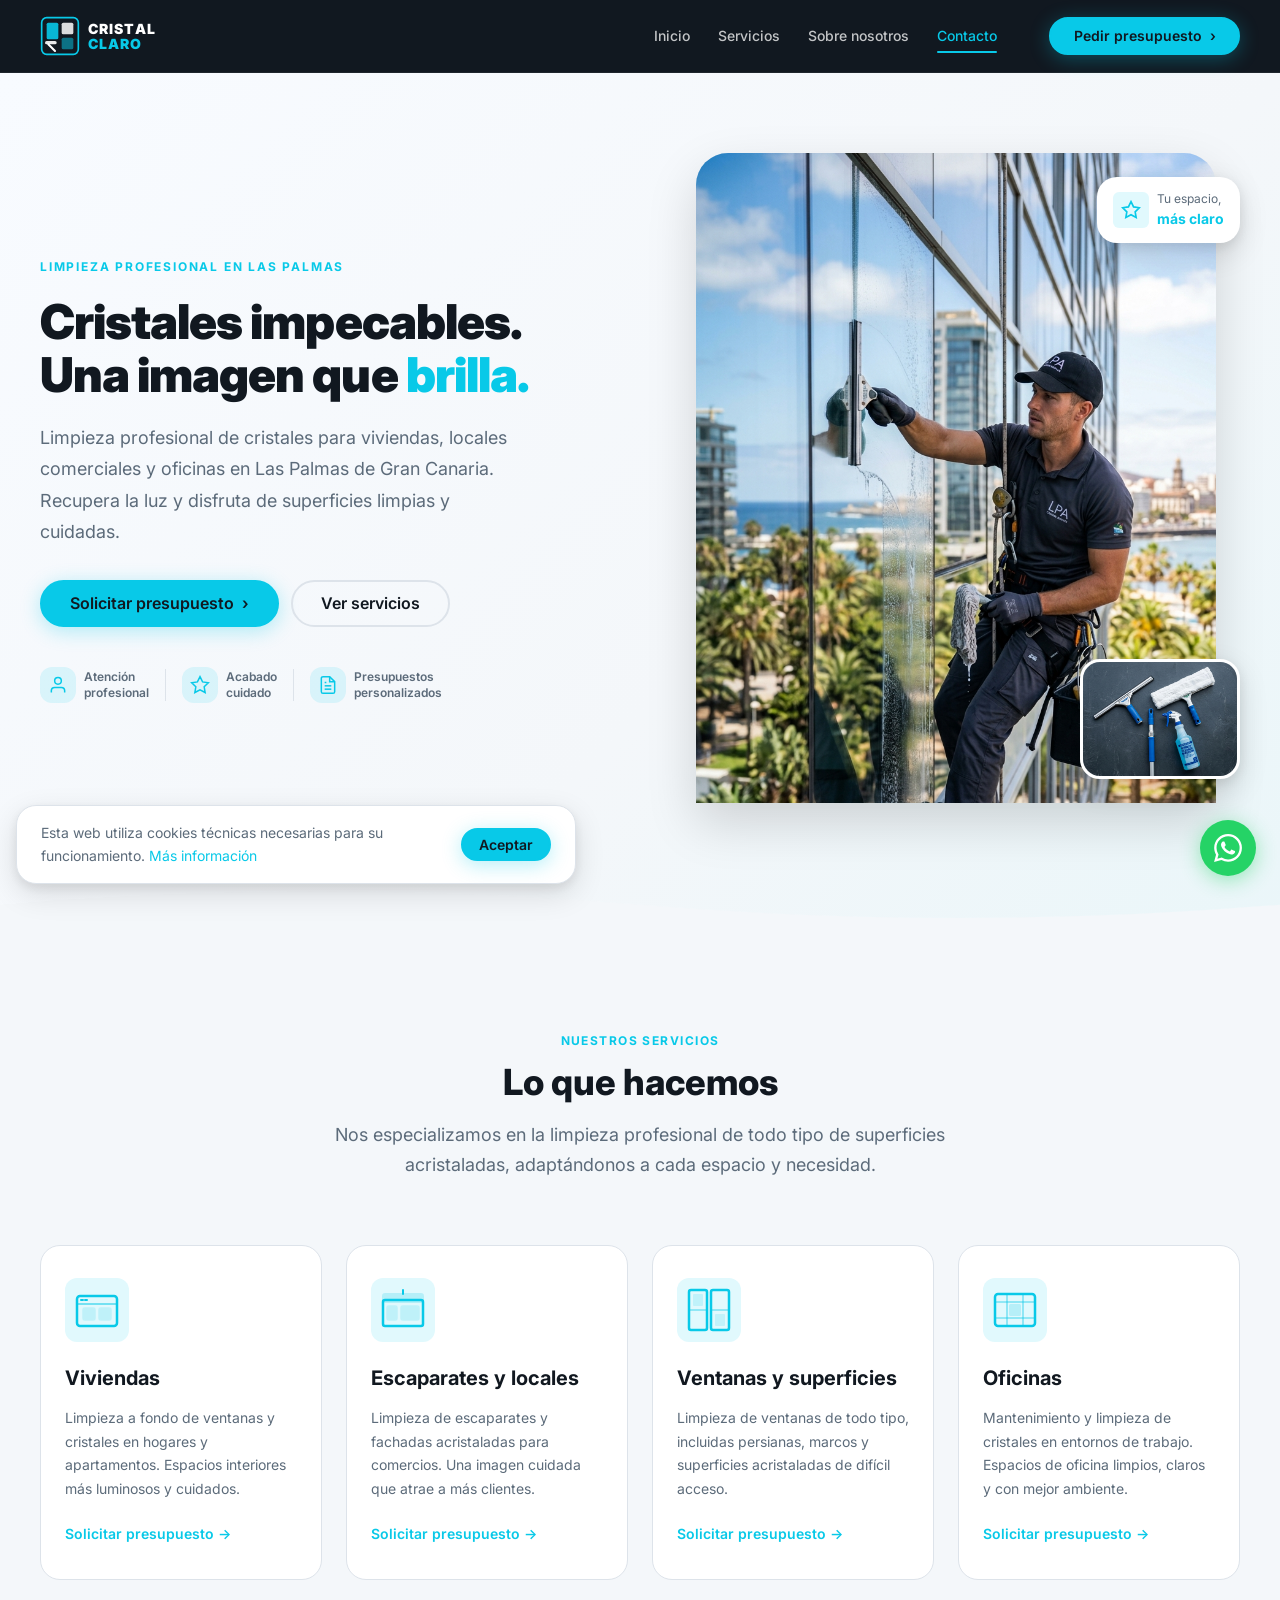
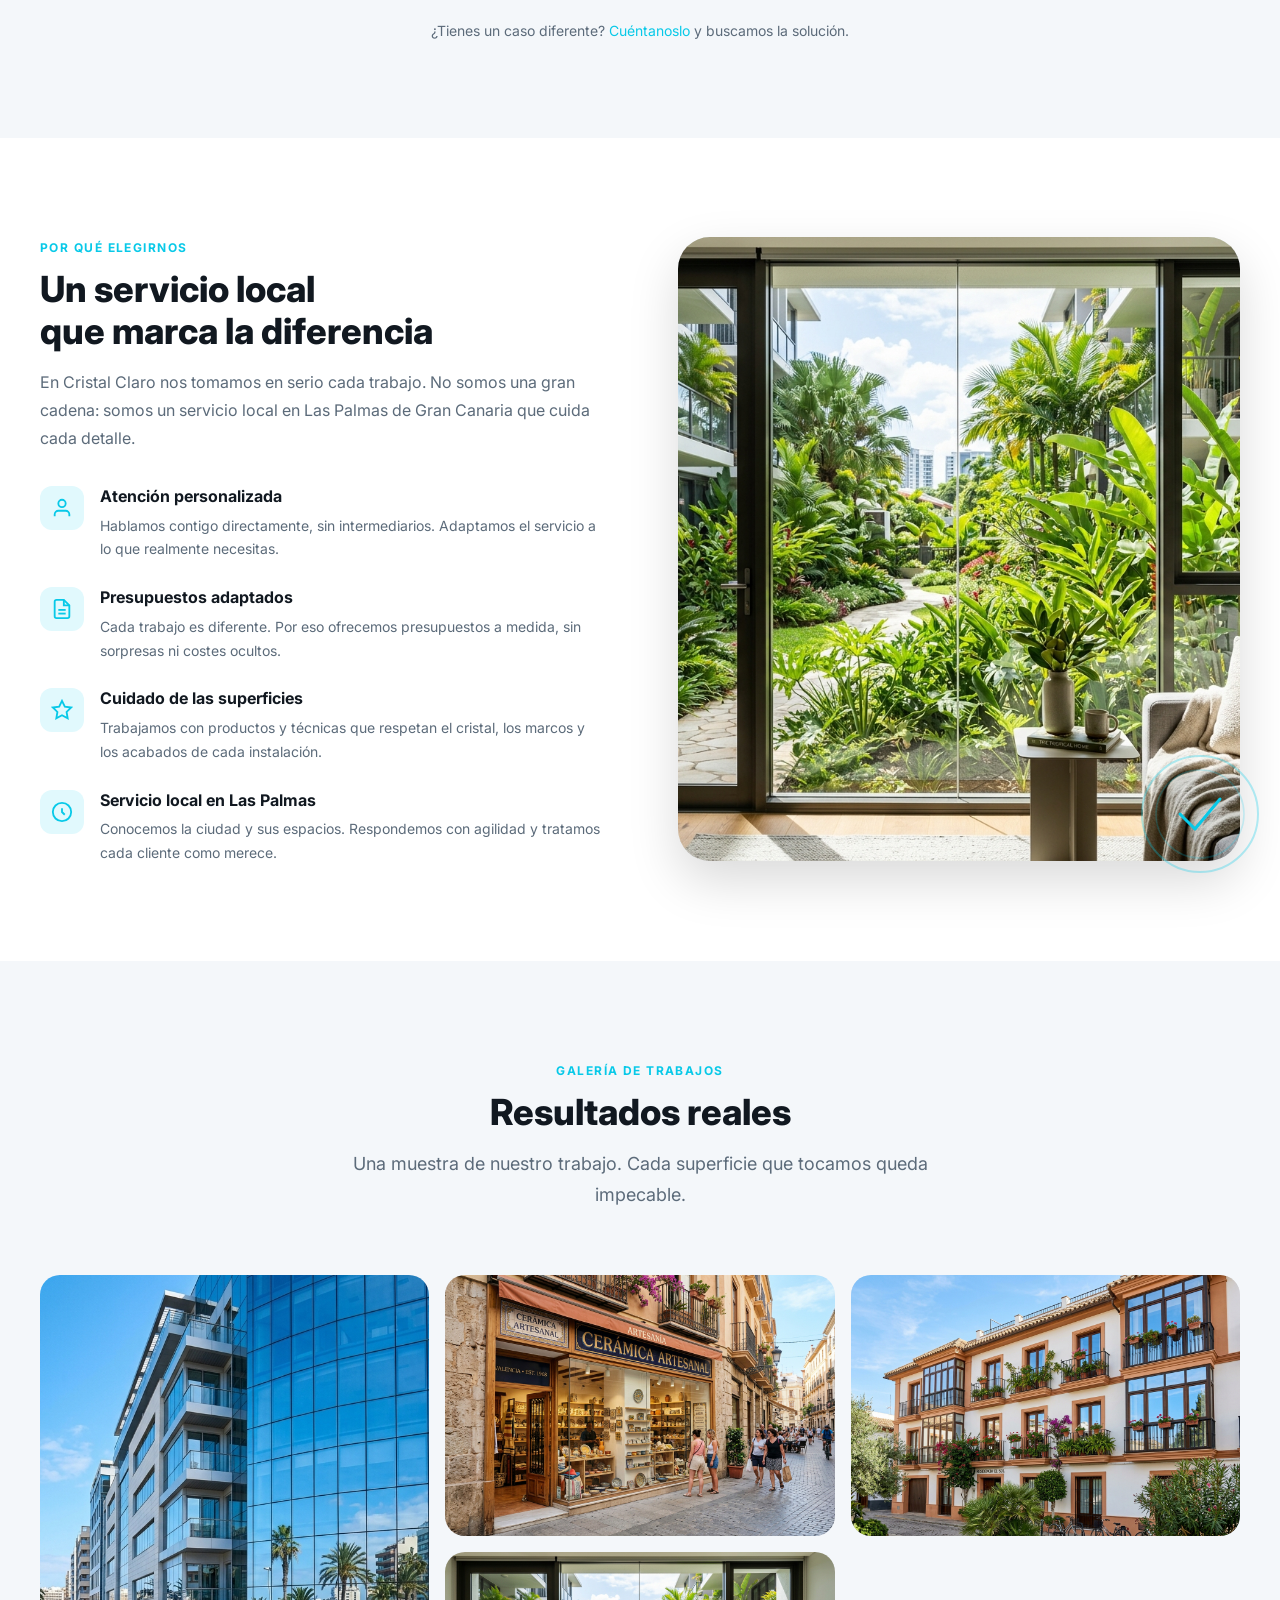
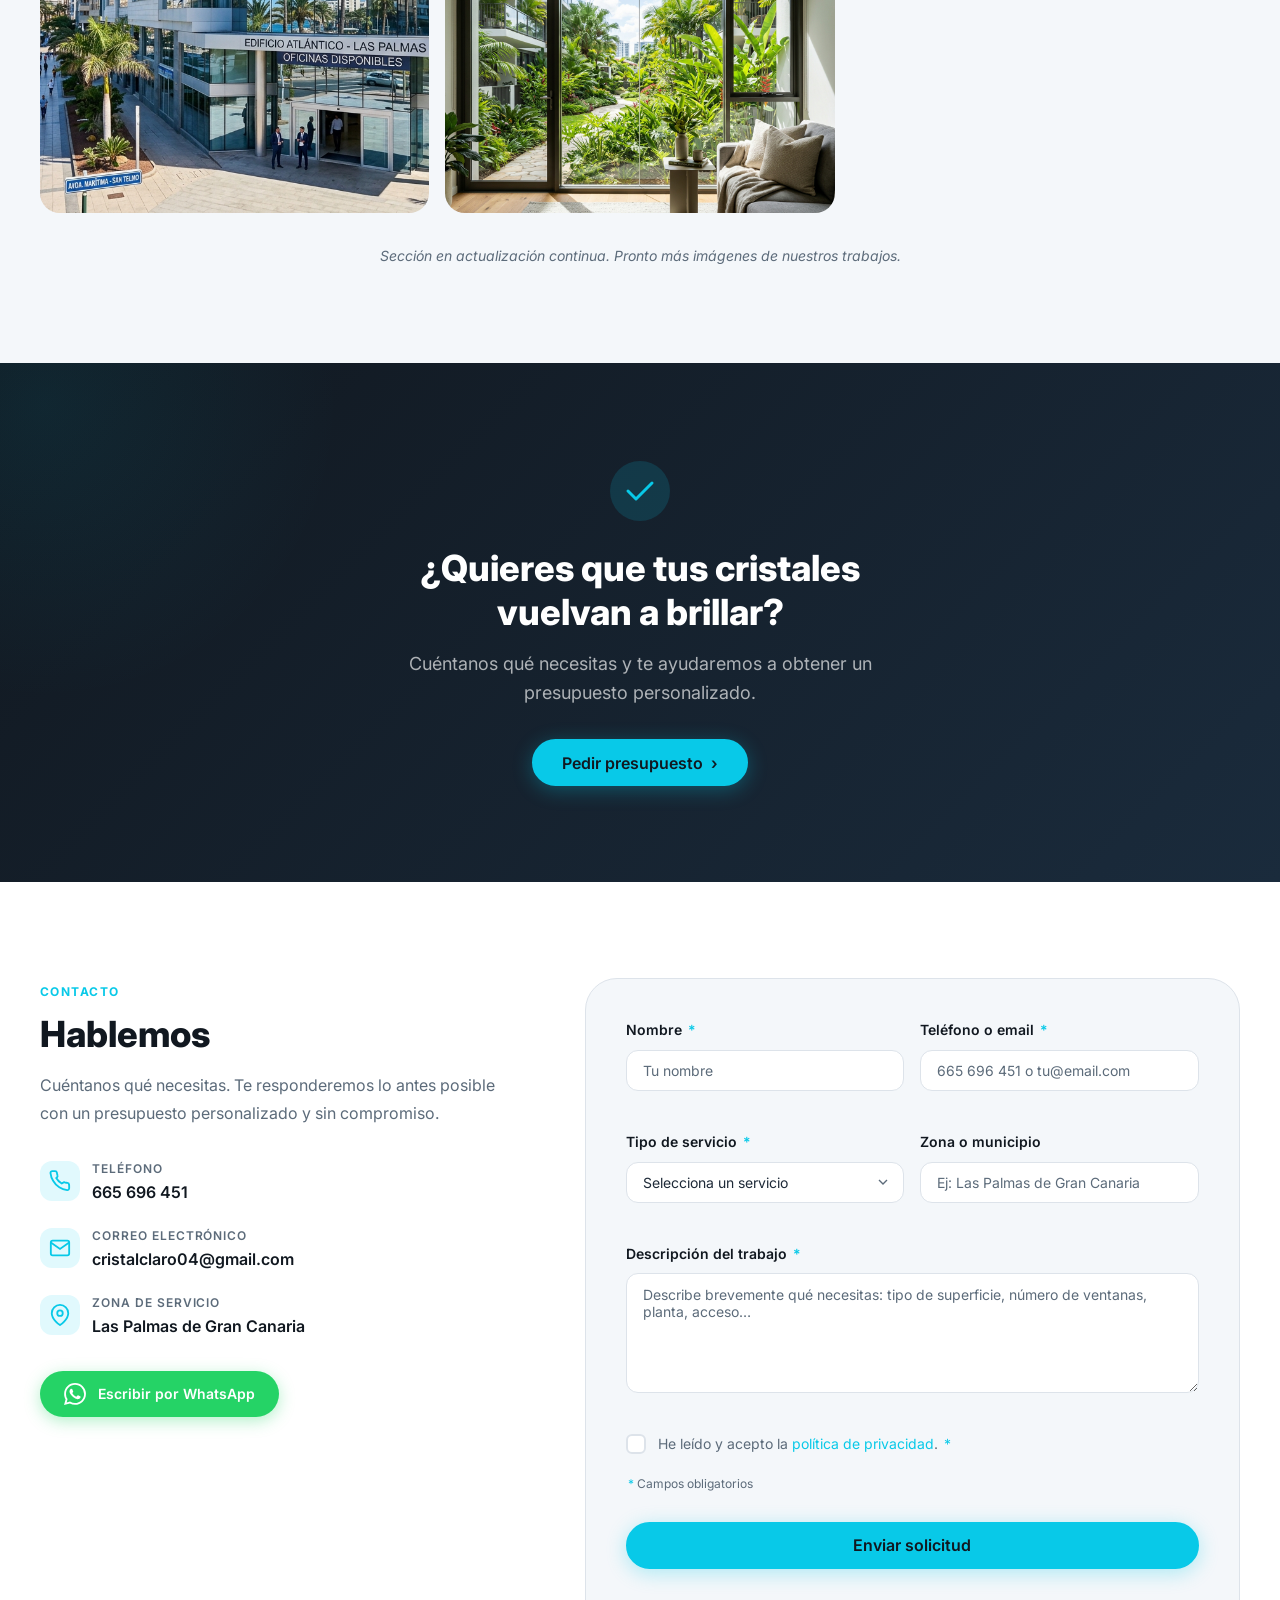
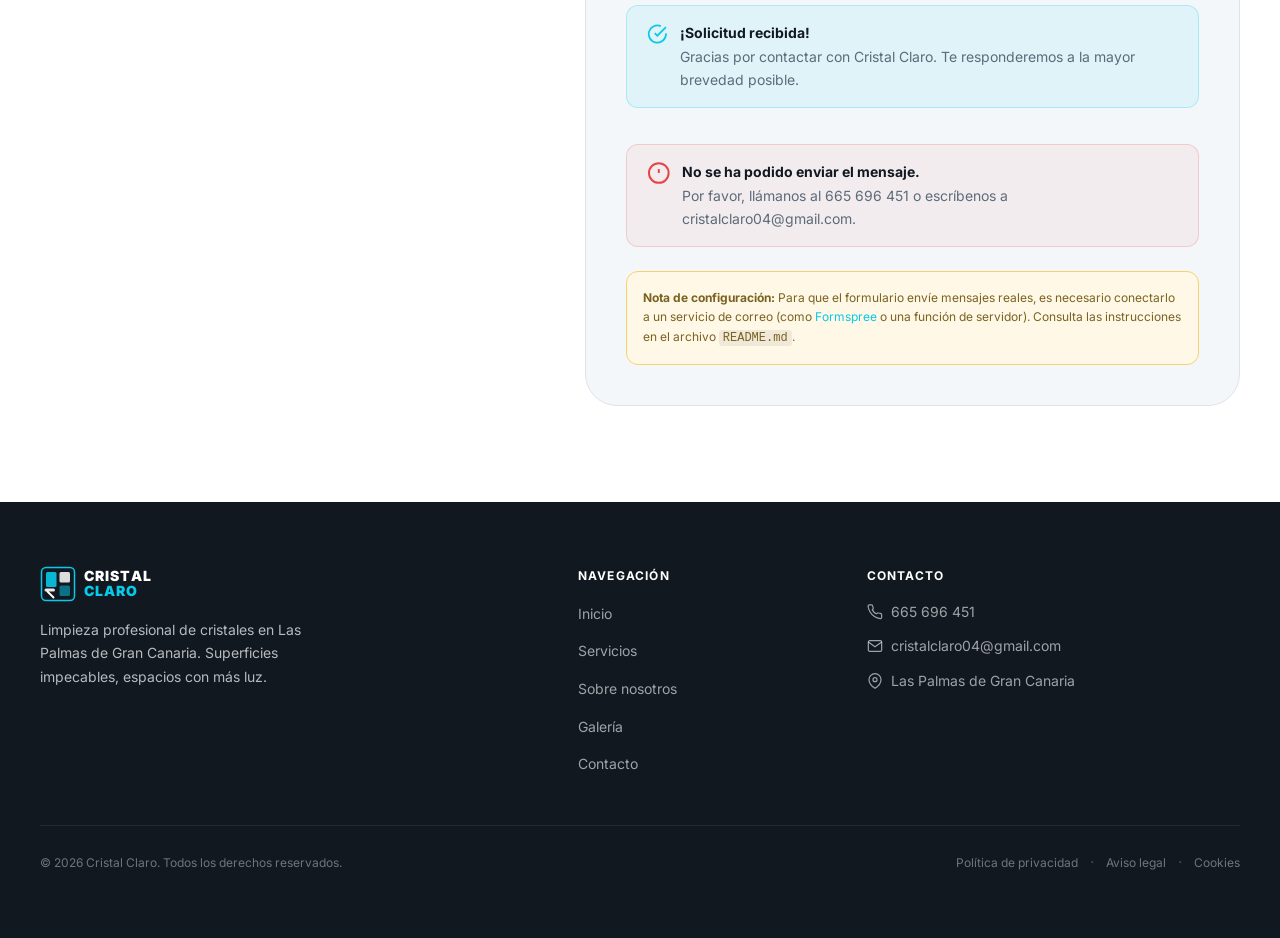
<file: index.html>
<!DOCTYPE html>
<html lang="es">
<head>
  <meta charset="UTF-8" />
  <meta name="viewport" content="width=device-width, initial-scale=1.0" />
  <meta name="theme-color" content="#111820" />

  <!-- Primary SEO -->
  <title>Cristal Claro | Limpieza Profesional de Cristales en Las Palmas de Gran Canaria</title>
  <meta name="description" content="Limpieza profesional de cristales para viviendas, locales comerciales y oficinas en Las Palmas de Gran Canaria. Presupuestos personalizados sin compromiso. Llámanos: 665 696 451." />
  <meta name="keywords" content="limpieza cristales Las Palmas, limpiacristales Las Palmas de Gran Canaria, limpieza escaparates Las Palmas, limpieza ventanas Las Palmas, limpieza vidrios Gran Canaria, limpiacristales profesional" />
  <meta name="robots" content="index, follow" />
  <link rel="canonical" href="https://cristalclaro.es/" />

  <!-- Open Graph -->
  <meta property="og:type" content="website" />
  <meta property="og:url" content="https://cristalclaro.es/" />
  <meta property="og:title" content="Cristal Claro | Limpieza Profesional de Cristales en Las Palmas" />
  <meta property="og:description" content="Limpieza profesional de cristales para viviendas, locales y oficinas en Las Palmas de Gran Canaria. Presupuestos personalizados." />
  <meta property="og:image" content="https://cristalclaro.es/assets/og-image.jpg" />
  <meta property="og:locale" content="es_ES" />
  <meta property="og:site_name" content="Cristal Claro" />

  <!-- Twitter Card -->
  <meta name="twitter:card" content="summary_large_image" />
  <meta name="twitter:title" content="Cristal Claro | Limpieza de Cristales en Las Palmas" />
  <meta name="twitter:description" content="Limpieza profesional de cristales en Las Palmas de Gran Canaria. Llámanos: 665 696 451." />

  <!-- Fonts -->
  <link rel="preconnect" href="https://fonts.googleapis.com" />
  <link rel="preconnect" href="https://fonts.gstatic.com" crossorigin />
  <link href="https://fonts.googleapis.com/css2?family=Inter:wght@300;400;500;600;700;800;900&display=swap" rel="stylesheet" />

  <!-- Styles -->
  <link rel="stylesheet" href="css/style.css" />

  <!-- Favicon placeholder -->
  <link rel="icon" type="image/svg+xml" href="assets/favicon.svg" />
</head>
<body>

  <!-- ===================== HEADER / NAV ===================== -->
  <header class="site-header" id="top" role="banner">
    <nav class="nav-container" aria-label="Navegación principal">
      <a href="#top" class="nav-logo" aria-label="Cristal Claro — Ir al inicio">
        <div class="logo-mark" aria-hidden="true">
          <div class="logo-icon">
            <svg viewBox="0 0 48 48" fill="none" xmlns="http://www.w3.org/2000/svg" aria-hidden="true" width="40" height="40">
              <rect x="2" y="2" width="44" height="44" rx="6" fill="#111820" stroke="#08C9E8" stroke-width="2"/>
              <rect x="8" y="8" width="14" height="20" rx="2" fill="#08C9E8" opacity="0.9"/>
              <rect x="26" y="8" width="14" height="14" rx="2" fill="#FFFFFF" opacity="0.85"/>
              <rect x="26" y="26" width="14" height="14" rx="2" fill="#08C9E8" opacity="0.5"/>
              <!-- squeegee handle -->
              <line x1="10" y1="34" x2="18" y2="42" stroke="#FFFFFF" stroke-width="2.5" stroke-linecap="round"/>
              <rect x="6" y="30" width="14" height="4" rx="2" fill="#FFFFFF" opacity="0.9"/>
            </svg>
          </div>
          <div class="logo-text">
            <span class="logo-line1">CRISTAL</span>
            <span class="logo-line2">CLARO</span>
          </div>
        </div>
      </a>

      <button class="nav-toggle" id="nav-toggle" aria-label="Abrir menú de navegación" aria-expanded="false" aria-controls="nav-menu">
        <span class="hamburger-line"></span>
        <span class="hamburger-line"></span>
        <span class="hamburger-line"></span>
      </button>

      <ul class="nav-menu" id="nav-menu" role="list">
        <li><a href="#top" class="nav-link active">Inicio</a></li>
        <li><a href="#servicios" class="nav-link">Servicios</a></li>
        <li><a href="#nosotros" class="nav-link">Sobre nosotros</a></li>
        <li><a href="#contacto" class="nav-link">Contacto</a></li>
      </ul>

      <a href="#contacto" class="btn btn-primary nav-cta">
        Pedir presupuesto <span aria-hidden="true">›</span>
      </a>
    </nav>
  </header>

  <main id="main-content">

    <!-- ===================== HERO SECTION ===================== -->
    <section class="hero" aria-label="Portada principal">
      <div class="hero-inner container">

        <!-- Left column: text content -->
        <div class="hero-content" data-animate="fade-up">
          <span class="hero-eyebrow">LIMPIEZA PROFESIONAL EN LAS PALMAS</span>

          <h1 class="hero-headline">
            Cristales impecables.<br />
            Una imagen que <em class="hero-highlight">brilla.</em>
          </h1>

          <p class="hero-description">
            Limpieza profesional de cristales para viviendas, locales comerciales y oficinas en Las Palmas de Gran Canaria. Recupera la luz y disfruta de superficies limpias y cuidadas.
          </p>

          <div class="hero-actions">
            <a href="#contacto" class="btn btn-primary btn-lg">
              Solicitar presupuesto <span aria-hidden="true">›</span>
            </a>
            <a href="#servicios" class="btn btn-outline btn-lg">
              Ver servicios
            </a>
          </div>

          <div class="hero-badges" aria-label="Ventajas destacadas">
            <div class="hero-badge">
              <span class="badge-icon" aria-hidden="true">
                <svg viewBox="0 0 24 24" fill="none" stroke="currentColor" stroke-width="1.8" width="20" height="20">
                  <path d="M20 21v-2a4 4 0 0 0-4-4H8a4 4 0 0 0-4 4v2"/>
                  <circle cx="12" cy="7" r="4"/>
                </svg>
              </span>
              <span>Atención<br />profesional</span>
            </div>
            <div class="badge-divider" aria-hidden="true"></div>
            <div class="hero-badge">
              <span class="badge-icon" aria-hidden="true">
                <svg viewBox="0 0 24 24" fill="none" stroke="currentColor" stroke-width="1.8" width="20" height="20">
                  <path d="M12 2l3.09 6.26L22 9.27l-5 4.87 1.18 6.88L12 17.77l-6.18 3.25L7 14.14 2 9.27l6.91-1.01L12 2z"/>
                </svg>
              </span>
              <span>Acabado<br />cuidado</span>
            </div>
            <div class="badge-divider" aria-hidden="true"></div>
            <div class="hero-badge">
              <span class="badge-icon" aria-hidden="true">
                <svg viewBox="0 0 24 24" fill="none" stroke="currentColor" stroke-width="1.8" width="20" height="20">
                  <path d="M14 2H6a2 2 0 0 0-2 2v16a2 2 0 0 0 2 2h12a2 2 0 0 0 2-2V8z"/>
                  <polyline points="14 2 14 8 20 8"/>
                  <line x1="16" y1="13" x2="8" y2="13"/>
                  <line x1="16" y1="17" x2="8" y2="17"/>
                  <polyline points="10 9 9 9 8 9"/>
                </svg>
              </span>
              <span>Presupuestos<br />personalizados</span>
            </div>
          </div>
        </div>

        <!-- Right column: hero visual -->
        <div class="hero-visual" data-animate="fade-left">
          <div class="hero-image-wrapper">
            <div class="hero-image-main">
              <img
                src="assets/hero-worker.jpg"
                alt="Profesional de Cristal Claro limpiando cristales en Las Palmas de Gran Canaria"
                width="520"
                height="600"
                fetchpriority="high"
                loading="eager"
                onerror="this.parentElement.classList.add('img-placeholder')"
              />
            </div>
            <div class="hero-card-badge" aria-hidden="true">
              <span class="card-icon">
                <svg viewBox="0 0 24 24" fill="none" stroke="#08C9E8" stroke-width="2" width="20" height="20">
                  <path d="M12 2l3.09 6.26L22 9.27l-5 4.87 1.18 6.88L12 17.77l-6.18 3.25L7 14.14 2 9.27l6.91-1.01L12 2z"/>
                </svg>
              </span>
              <div>
                <span class="card-title">Tu espacio,</span>
                <span class="card-subtitle">más claro</span>
              </div>
            </div>
            <div class="hero-image-secondary" aria-hidden="true">
              <img
                src="assets/hero-tools.jpg"
                alt="Herramientas profesionales para limpieza de cristales"
                width="180"
                height="160"
                loading="lazy"
                onerror="this.parentElement.style.display='none'"
              />
            </div>
          </div>
        </div>

      </div>

      <!-- Decorative wave -->
      <div class="hero-wave" aria-hidden="true">
        <svg viewBox="0 0 1440 60" fill="none" xmlns="http://www.w3.org/2000/svg" preserveAspectRatio="none">
          <path d="M0 30 Q360 0 720 30 Q1080 60 1440 30 L1440 60 L0 60 Z" fill="#F4F7FA"/>
        </svg>
      </div>
    </section>

    <!-- ===================== SERVICIOS ===================== -->
    <section class="section services" id="servicios" aria-labelledby="servicios-heading">
      <div class="container">
        <div class="section-header" data-animate="fade-up">
          <span class="section-eyebrow">Nuestros servicios</span>
          <h2 id="servicios-heading" class="section-title">Lo que hacemos</h2>
          <p class="section-subtitle">
            Nos especializamos en la limpieza profesional de todo tipo de superficies acristaladas, adaptándonos a cada espacio y necesidad.
          </p>
        </div>

        <div class="services-grid" role="list">

          <article class="service-card" role="listitem" data-animate="fade-up" data-delay="0">
            <div class="service-icon" aria-hidden="true">
              <svg viewBox="0 0 48 48" fill="none" xmlns="http://www.w3.org/2000/svg" width="48" height="48">
                <rect x="4" y="10" width="40" height="30" rx="3" stroke="#08C9E8" stroke-width="2.5" fill="none"/>
                <line x1="4" y1="18" x2="44" y2="18" stroke="#08C9E8" stroke-width="2" opacity="0.5"/>
                <rect x="10" y="22" width="12" height="12" rx="1.5" fill="#08C9E8" opacity="0.15" stroke="#08C9E8" stroke-width="1.5"/>
                <rect x="26" y="22" width="12" height="12" rx="1.5" fill="#08C9E8" opacity="0.15" stroke="#08C9E8" stroke-width="1.5"/>
                <path d="M8 14h2M12 14h2" stroke="#08C9E8" stroke-width="2" stroke-linecap="round"/>
              </svg>
            </div>
            <h3 class="service-name">Viviendas</h3>
            <p class="service-description">Limpieza a fondo de ventanas y cristales en hogares y apartamentos. Espacios interiores más luminosos y cuidados.</p>
            <a href="#contacto" class="service-link">Solicitar presupuesto <span aria-hidden="true">→</span></a>
          </article>

          <article class="service-card" role="listitem" data-animate="fade-up" data-delay="80">
            <div class="service-icon" aria-hidden="true">
              <svg viewBox="0 0 48 48" fill="none" xmlns="http://www.w3.org/2000/svg" width="48" height="48">
                <rect x="4" y="14" width="40" height="26" rx="2" stroke="#08C9E8" stroke-width="2.5" fill="none"/>
                <rect x="4" y="8" width="40" height="8" rx="2" fill="#08C9E8" opacity="0.2" stroke="#08C9E8" stroke-width="2"/>
                <rect x="8" y="20" width="10" height="14" rx="1.5" fill="#08C9E8" opacity="0.15" stroke="#08C9E8" stroke-width="1.5"/>
                <rect x="22" y="20" width="18" height="14" rx="1.5" fill="#08C9E8" opacity="0.15" stroke="#08C9E8" stroke-width="1.5"/>
                <line x1="24" y1="8" x2="24" y2="4" stroke="#08C9E8" stroke-width="2" stroke-linecap="round"/>
              </svg>
            </div>
            <h3 class="service-name">Escaparates y locales</h3>
            <p class="service-description">Limpieza de escaparates y fachadas acristaladas para comercios. Una imagen cuidada que atrae a más clientes.</p>
            <a href="#contacto" class="service-link">Solicitar presupuesto <span aria-hidden="true">→</span></a>
          </article>

          <article class="service-card" role="listitem" data-animate="fade-up" data-delay="160">
            <div class="service-icon" aria-hidden="true">
              <svg viewBox="0 0 48 48" fill="none" xmlns="http://www.w3.org/2000/svg" width="48" height="48">
                <rect x="4" y="4" width="18" height="40" rx="2" stroke="#08C9E8" stroke-width="2.5" fill="none"/>
                <rect x="26" y="4" width="18" height="40" rx="2" stroke="#08C9E8" stroke-width="2.5" fill="none"/>
                <line x1="4" y1="24" x2="22" y2="24" stroke="#08C9E8" stroke-width="1.5" opacity="0.5"/>
                <line x1="26" y1="24" x2="44" y2="24" stroke="#08C9E8" stroke-width="1.5" opacity="0.5"/>
                <rect x="8" y="8" width="10" height="12" rx="1" fill="#08C9E8" opacity="0.15"/>
                <rect x="30" y="28" width="10" height="12" rx="1" fill="#08C9E8" opacity="0.15"/>
              </svg>
            </div>
            <h3 class="service-name">Ventanas y superficies</h3>
            <p class="service-description">Limpieza de ventanas de todo tipo, incluidas persianas, marcos y superficies acristaladas de difícil acceso.</p>
            <a href="#contacto" class="service-link">Solicitar presupuesto <span aria-hidden="true">→</span></a>
          </article>

          <article class="service-card" role="listitem" data-animate="fade-up" data-delay="240">
            <div class="service-icon" aria-hidden="true">
              <svg viewBox="0 0 48 48" fill="none" xmlns="http://www.w3.org/2000/svg" width="48" height="48">
                <rect x="4" y="8" width="40" height="32" rx="3" stroke="#08C9E8" stroke-width="2.5" fill="none"/>
                <line x1="4" y1="16" x2="44" y2="16" stroke="#08C9E8" stroke-width="1.5" opacity="0.5"/>
                <line x1="4" y1="32" x2="44" y2="32" stroke="#08C9E8" stroke-width="1.5" opacity="0.5"/>
                <line x1="16" y1="8" x2="16" y2="40" stroke="#08C9E8" stroke-width="1.5" opacity="0.5"/>
                <line x1="32" y1="8" x2="32" y2="40" stroke="#08C9E8" stroke-width="1.5" opacity="0.5"/>
                <rect x="18" y="18" width="12" height="12" rx="1.5" fill="#08C9E8" opacity="0.2"/>
              </svg>
            </div>
            <h3 class="service-name">Oficinas</h3>
            <p class="service-description">Mantenimiento y limpieza de cristales en entornos de trabajo. Espacios de oficina limpios, claros y con mejor ambiente.</p>
            <a href="#contacto" class="service-link">Solicitar presupuesto <span aria-hidden="true">→</span></a>
          </article>

        </div>

        <p class="services-note" data-animate="fade-up">
          ¿Tienes un caso diferente? <a href="#contacto" class="link-turquoise">Cuéntanoslo</a> y buscamos la solución.
        </p>
      </div>
    </section>

    <!-- ===================== POR QUÉ ELEGIRNOS ===================== -->
    <section class="section why-us" id="nosotros" aria-labelledby="nosotros-heading">
      <div class="container">
        <div class="why-us-inner">

          <div class="why-us-content" data-animate="fade-right">
            <span class="section-eyebrow">Por qué elegirnos</span>
            <h2 id="nosotros-heading" class="section-title">Un servicio local<br />que marca la diferencia</h2>
            <p class="why-us-intro">
              En Cristal Claro nos tomamos en serio cada trabajo. No somos una gran cadena: somos un servicio local en Las Palmas de Gran Canaria que cuida cada detalle.
            </p>

            <ul class="why-list" role="list">
              <li class="why-item">
                <span class="why-icon" aria-hidden="true">
                  <svg viewBox="0 0 24 24" fill="none" stroke="#08C9E8" stroke-width="2" width="22" height="22">
                    <path d="M20 21v-2a4 4 0 0 0-4-4H8a4 4 0 0 0-4 4v2"/>
                    <circle cx="12" cy="7" r="4"/>
                  </svg>
                </span>
                <div>
                  <strong>Atención personalizada</strong>
                  <p>Hablamos contigo directamente, sin intermediarios. Adaptamos el servicio a lo que realmente necesitas.</p>
                </div>
              </li>
              <li class="why-item">
                <span class="why-icon" aria-hidden="true">
                  <svg viewBox="0 0 24 24" fill="none" stroke="#08C9E8" stroke-width="2" width="22" height="22">
                    <path d="M14 2H6a2 2 0 0 0-2 2v16a2 2 0 0 0 2 2h12a2 2 0 0 0 2-2V8z"/>
                    <polyline points="14 2 14 8 20 8"/>
                    <line x1="16" y1="13" x2="8" y2="13"/>
                    <line x1="16" y1="17" x2="8" y2="17"/>
                  </svg>
                </span>
                <div>
                  <strong>Presupuestos adaptados</strong>
                  <p>Cada trabajo es diferente. Por eso ofrecemos presupuestos a medida, sin sorpresas ni costes ocultos.</p>
                </div>
              </li>
              <li class="why-item">
                <span class="why-icon" aria-hidden="true">
                  <svg viewBox="0 0 24 24" fill="none" stroke="#08C9E8" stroke-width="2" width="22" height="22">
                    <path d="M12 2l3.09 6.26L22 9.27l-5 4.87 1.18 6.88L12 17.77l-6.18 3.25L7 14.14 2 9.27l6.91-1.01L12 2z"/>
                  </svg>
                </span>
                <div>
                  <strong>Cuidado de las superficies</strong>
                  <p>Trabajamos con productos y técnicas que respetan el cristal, los marcos y los acabados de cada instalación.</p>
                </div>
              </li>
              <li class="why-item">
                <span class="why-icon" aria-hidden="true">
                  <svg viewBox="0 0 24 24" fill="none" stroke="#08C9E8" stroke-width="2" width="22" height="22">
                    <circle cx="12" cy="12" r="10"/>
                    <path d="M12 8v4l3 3"/>
                  </svg>
                </span>
                <div>
                  <strong>Servicio local en Las Palmas</strong>
                  <p>Conocemos la ciudad y sus espacios. Respondemos con agilidad y tratamos cada cliente como merece.</p>
                </div>
              </li>
            </ul>
          </div>

          <div class="why-us-visual" data-animate="fade-left">
            <div class="why-visual-card">
              <div class="why-visual-image">
                <img
                  src="assets/why-us.jpg"
                  alt="Cristales limpios y relucientes tras el servicio de Cristal Claro"
                  width="480"
                  height="520"
                  loading="lazy"
                  onerror="this.parentElement.classList.add('img-placeholder-tall')"
                />
              </div>
              <div class="why-visual-accent" aria-hidden="true">
                <svg viewBox="0 0 120 120" fill="none" xmlns="http://www.w3.org/2000/svg" width="120" height="120">
                  <circle cx="60" cy="60" r="58" stroke="#08C9E8" stroke-width="2" opacity="0.3"/>
                  <circle cx="60" cy="60" r="44" stroke="#08C9E8" stroke-width="1.5" opacity="0.2"/>
                  <path d="M40 60 L55 75 L80 45" stroke="#08C9E8" stroke-width="3" stroke-linecap="round" stroke-linejoin="round"/>
                </svg>
              </div>
            </div>
          </div>

        </div>
      </div>
    </section>

    <!-- ===================== GALERÍA ===================== -->
    <section class="section gallery" id="galeria" aria-labelledby="galeria-heading">
      <div class="container">
        <div class="section-header" data-animate="fade-up">
          <span class="section-eyebrow">Galería de trabajos</span>
          <h2 id="galeria-heading" class="section-title">Resultados reales</h2>
          <p class="section-subtitle">
            Una muestra de nuestro trabajo. Cada superficie que tocamos queda impecable.
          </p>
        </div>

        <div class="gallery-grid" aria-label="Galería de trabajos de limpieza de cristales">
          <figure class="gallery-item gallery-item--large" data-animate="fade-up">
            <img
              src="assets/gallery-1.jpg"
              alt="Limpieza de cristales en edificio de oficinas en Las Palmas"
              width="600"
              height="400"
              loading="lazy"
              onerror="this.parentElement.classList.add('gallery-placeholder')"
            />
            <figcaption class="gallery-caption">Oficinas — Las Palmas de Gran Canaria</figcaption>
          </figure>
          <figure class="gallery-item" data-animate="fade-up" data-delay="60">
            <img
              src="assets/gallery-2.jpg"
              alt="Escaparate de local comercial tras limpieza profesional"
              width="380"
              height="300"
              loading="lazy"
              onerror="this.parentElement.classList.add('gallery-placeholder')"
            />
            <figcaption class="gallery-caption">Local comercial</figcaption>
          </figure>
          <figure class="gallery-item" data-animate="fade-up" data-delay="120">
            <img
              src="assets/gallery-3.jpg"
              alt="Ventanas de vivienda relucientes tras la limpieza"
              width="380"
              height="300"
              loading="lazy"
              onerror="this.parentElement.classList.add('gallery-placeholder')"
            />
            <figcaption class="gallery-caption">Vivienda particular</figcaption>
          </figure>
          <figure class="gallery-item" data-animate="fade-up" data-delay="180">
            <img
              src="assets/gallery-4.jpg"
              alt="Detalle de superficie acristalada limpia y sin marcas"
              width="380"
              height="300"
              loading="lazy"
              onerror="this.parentElement.classList.add('gallery-placeholder')"
            />
            <figcaption class="gallery-caption">Superficie acristalada</figcaption>
          </figure>
        </div>

        <p class="gallery-note" data-animate="fade-up">
          Sección en actualización continua. Pronto más imágenes de nuestros trabajos.
        </p>
      </div>
    </section>

    <!-- ===================== CTA BANNER ===================== -->
    <section class="cta-banner" aria-labelledby="cta-heading">
      <div class="container">
        <div class="cta-inner" data-animate="fade-up">
          <div class="cta-icon" aria-hidden="true">
            <svg viewBox="0 0 64 64" fill="none" xmlns="http://www.w3.org/2000/svg" width="64" height="64">
              <circle cx="32" cy="32" r="30" fill="#08C9E8" opacity="0.15"/>
              <path d="M20 32l8 8 16-16" stroke="#08C9E8" stroke-width="3" stroke-linecap="round" stroke-linejoin="round"/>
            </svg>
          </div>
          <h2 id="cta-heading" class="cta-title">¿Quieres que tus cristales<br />vuelvan a brillar?</h2>
          <p class="cta-description">Cuéntanos qué necesitas y te ayudaremos a obtener un presupuesto personalizado.</p>
          <a href="#contacto" class="btn btn-primary btn-lg">
            Pedir presupuesto <span aria-hidden="true">›</span>
          </a>
        </div>
      </div>
    </section>

    <!-- ===================== FORMULARIO DE CONTACTO ===================== -->
    <section class="section contact" id="contacto" aria-labelledby="contacto-heading">
      <div class="container">
        <div class="contact-grid">

          <div class="contact-info" data-animate="fade-right">
            <span class="section-eyebrow">Contacto</span>
            <h2 id="contacto-heading" class="section-title">Hablemos</h2>
            <p class="contact-intro">
              Cuéntanos qué necesitas. Te responderemos lo antes posible con un presupuesto personalizado y sin compromiso.
            </p>

            <ul class="contact-details" role="list">
              <li class="contact-detail-item">
                <span class="contact-detail-icon" aria-hidden="true">
                  <svg viewBox="0 0 24 24" fill="none" stroke="#08C9E8" stroke-width="2" width="22" height="22">
                    <path d="M22 16.92v3a2 2 0 0 1-2.18 2 19.79 19.79 0 0 1-8.63-3.07A19.5 19.5 0 0 1 4.69 12a19.79 19.79 0 0 1-3.07-8.67A2 2 0 0 1 3.6 1.24h3a2 2 0 0 1 2 1.72c.12.96.34 1.91.65 2.83a2 2 0 0 1-.45 2.11L7.91 8.77a16 16 0 0 0 6 6.01l1.27-.84a2 2 0 0 1 2.11-.45c.92.31 1.87.53 2.83.65a2 2 0 0 1 1.72 2.02z"/>
                  </svg>
                </span>
                <div>
                  <span class="contact-detail-label">Teléfono</span>
                  <a href="tel:+34665696451" class="contact-detail-value">665 696 451</a>
                </div>
              </li>
              <li class="contact-detail-item">
                <span class="contact-detail-icon" aria-hidden="true">
                  <svg viewBox="0 0 24 24" fill="none" stroke="#08C9E8" stroke-width="2" width="22" height="22">
                    <path d="M4 4h16c1.1 0 2 .9 2 2v12c0 1.1-.9 2-2 2H4c-1.1 0-2-.9-2-2V6c0-1.1.9-2 2-2z"/>
                    <polyline points="22,6 12,13 2,6"/>
                  </svg>
                </span>
                <div>
                  <span class="contact-detail-label">Correo electrónico</span>
                  <a href="mailto:cristalclaro04@gmail.com" class="contact-detail-value">cristalclaro04@gmail.com</a>
                </div>
              </li>
              <li class="contact-detail-item">
                <span class="contact-detail-icon" aria-hidden="true">
                  <svg viewBox="0 0 24 24" fill="none" stroke="#08C9E8" stroke-width="2" width="22" height="22">
                    <path d="M21 10c0 7-9 13-9 13s-9-6-9-13a9 9 0 0 1 18 0z"/>
                    <circle cx="12" cy="10" r="3"/>
                  </svg>
                </span>
                <div>
                  <span class="contact-detail-label">Zona de servicio</span>
                  <span class="contact-detail-value">Las Palmas de Gran Canaria</span>
                </div>
              </li>
            </ul>

            <a
              href="https://wa.me/34665696451?text=Hola%2C%20me%20gustar%C3%ADa%20solicitar%20un%20presupuesto%20para%20la%20limpieza%20de%20cristales."
              class="btn btn-whatsapp"
              target="_blank"
              rel="noopener noreferrer"
              aria-label="Contactar por WhatsApp"
            >
              <svg viewBox="0 0 24 24" fill="currentColor" width="22" height="22" aria-hidden="true">
                <path d="M17.472 14.382c-.297-.149-1.758-.867-2.03-.967-.273-.099-.471-.148-.67.15-.197.297-.767.966-.94 1.164-.173.199-.347.223-.644.075-.297-.15-1.255-.463-2.39-1.475-.883-.788-1.48-1.761-1.653-2.059-.173-.297-.018-.458.13-.606.134-.133.298-.347.446-.52.149-.174.198-.298.298-.497.099-.198.05-.371-.025-.52-.075-.149-.669-1.612-.916-2.207-.242-.579-.487-.5-.669-.51-.173-.008-.371-.01-.57-.01-.198 0-.52.074-.792.372-.272.297-1.04 1.016-1.04 2.479 0 1.462 1.065 2.875 1.213 3.074.149.198 2.096 3.2 5.077 4.487.709.306 1.262.489 1.694.625.712.227 1.36.195 1.871.118.571-.085 1.758-.719 2.006-1.413.248-.694.248-1.289.173-1.413-.074-.124-.272-.198-.57-.347m-5.421 7.403h-.004a9.87 9.87 0 0 1-5.031-1.378l-.361-.214-3.741.982.998-3.648-.235-.374a9.86 9.86 0 0 1-1.51-5.26c.001-5.45 4.436-9.884 9.888-9.884 2.64 0 5.122 1.03 6.988 2.898a9.825 9.825 0 0 1 2.893 6.994c-.003 5.45-4.437 9.884-9.885 9.884m8.413-18.297A11.815 11.815 0 0 0 12.05 0C5.495 0 .16 5.335.157 11.892c0 2.096.547 4.142 1.588 5.945L.057 24l6.305-1.654a11.882 11.882 0 0 0 5.683 1.448h.005c6.554 0 11.89-5.335 11.893-11.893a11.821 11.821 0 0 0-3.48-8.413z"/>
              </svg>
              Escribir por WhatsApp
            </a>
          </div>

          <div class="contact-form-wrapper" data-animate="fade-left">
            <form
              class="contact-form"
              id="contact-form"
              novalidate
              aria-label="Formulario de solicitud de presupuesto"
            >
              <div class="form-row">
                <div class="form-group">
                  <label for="field-name" class="form-label">Nombre <span class="required" aria-label="obligatorio">*</span></label>
                  <input
                    type="text"
                    id="field-name"
                    name="name"
                    class="form-input"
                    placeholder="Tu nombre"
                    required
                    autocomplete="name"
                    aria-describedby="error-name"
                  />
                  <span class="form-error" id="error-name" role="alert" aria-live="polite"></span>
                </div>

                <div class="form-group">
                  <label for="field-contact" class="form-label">Teléfono o email <span class="required" aria-label="obligatorio">*</span></label>
                  <input
                    type="text"
                    id="field-contact"
                    name="contact"
                    class="form-input"
                    placeholder="665 696 451 o tu@email.com"
                    required
                    autocomplete="tel"
                    aria-describedby="error-contact"
                  />
                  <span class="form-error" id="error-contact" role="alert" aria-live="polite"></span>
                </div>
              </div>

              <div class="form-row">
                <div class="form-group">
                  <label for="field-service" class="form-label">Tipo de servicio <span class="required" aria-label="obligatorio">*</span></label>
                  <select
                    id="field-service"
                    name="service"
                    class="form-select"
                    required
                    aria-describedby="error-service"
                  >
                    <option value="">Selecciona un servicio</option>
                    <option value="vivienda">Limpieza de cristales — vivienda</option>
                    <option value="escaparate">Escaparates y locales comerciales</option>
                    <option value="ventanas">Ventanas y superficies acristaladas</option>
                    <option value="oficinas">Cristales de oficinas</option>
                    <option value="otro">Otro tipo de servicio</option>
                  </select>
                  <span class="form-error" id="error-service" role="alert" aria-live="polite"></span>
                </div>

                <div class="form-group">
                  <label for="field-zone" class="form-label">Zona o municipio</label>
                  <input
                    type="text"
                    id="field-zone"
                    name="zone"
                    class="form-input"
                    placeholder="Ej: Las Palmas de Gran Canaria"
                    autocomplete="address-level2"
                  />
                </div>
              </div>

              <div class="form-group">
                <label for="field-message" class="form-label">Descripción del trabajo <span class="required" aria-label="obligatorio">*</span></label>
                <textarea
                  id="field-message"
                  name="message"
                  class="form-textarea"
                  rows="4"
                  placeholder="Describe brevemente qué necesitas: tipo de superficie, número de ventanas, planta, acceso…"
                  required
                  aria-describedby="error-message"
                ></textarea>
                <span class="form-error" id="error-message" role="alert" aria-live="polite"></span>
              </div>

              <div class="form-group form-group--checkbox">
                <label class="form-checkbox-label">
                  <input
                    type="checkbox"
                    id="field-privacy"
                    name="privacy"
                    class="form-checkbox"
                    required
                    aria-describedby="error-privacy"
                  />
                  <span class="form-checkbox-custom" aria-hidden="true"></span>
                  <span class="form-checkbox-text">
                    He leído y acepto la <a href="privacidad.html" class="link-turquoise" target="_blank" rel="noopener">política de privacidad</a>. <span class="required" aria-label="obligatorio">*</span>
                  </span>
                </label>
                <span class="form-error" id="error-privacy" role="alert" aria-live="polite"></span>
              </div>

              <div class="form-note" aria-hidden="true">
                <span class="required">*</span> Campos obligatorios
              </div>

              <div class="form-submit-wrapper">
                <button type="submit" class="btn btn-primary btn-lg btn-full" id="submit-btn">
                  <span class="btn-text">Enviar solicitud</span>
                  <span class="btn-loading" aria-hidden="true" style="display:none">
                    <svg class="spinner" viewBox="0 0 24 24" fill="none" stroke="currentColor" stroke-width="2" width="20" height="20">
                      <circle cx="12" cy="12" r="10" stroke-opacity="0.3"/>
                      <path d="M12 2a10 10 0 0 1 10 10" stroke-linecap="round"/>
                    </svg>
                    Enviando…
                  </span>
                </button>
              </div>

              <!-- Success / Error messages -->
              <div class="form-feedback form-feedback--success" id="form-success" role="alert" aria-live="polite" hidden>
                <svg viewBox="0 0 24 24" fill="none" stroke="#08C9E8" stroke-width="2" width="24" height="24" aria-hidden="true">
                  <path d="M22 11.08V12a10 10 0 1 1-5.93-9.14"/>
                  <polyline points="22 4 12 14.01 9 11.01"/>
                </svg>
                <div>
                  <strong>¡Solicitud recibida!</strong>
                  <p>Gracias por contactar con Cristal Claro. Te responderemos a la mayor brevedad posible.</p>
                </div>
              </div>

              <div class="form-feedback form-feedback--error" id="form-error-msg" role="alert" aria-live="polite" hidden>
                <svg viewBox="0 0 24 24" fill="none" stroke="#E84444" stroke-width="2" width="24" height="24" aria-hidden="true">
                  <circle cx="12" cy="12" r="10"/>
                  <line x1="12" y1="8" x2="12" y2="12"/>
                  <line x1="12" y1="16" x2="12.01" y2="16"/>
                </svg>
                <div>
                  <strong>No se ha podido enviar el mensaje.</strong>
                  <p>Por favor, llámanos al <a href="tel:+34665696451">665 696 451</a> o escríbenos a <a href="mailto:cristalclaro04@gmail.com">cristalclaro04@gmail.com</a>.</p>
                </div>
              </div>

            </form>

            <p class="form-config-note">
              <strong>Nota de configuración:</strong> Para que el formulario envíe mensajes reales, es necesario conectarlo a un servicio de correo (como <a href="https://formspree.io" target="_blank" rel="noopener" class="link-turquoise">Formspree</a> o una función de servidor). Consulta las instrucciones en el archivo <code>README.md</code>.
            </p>
          </div>

        </div>
      </div>
    </section>

  </main>

  <!-- ===================== FOOTER ===================== -->
  <footer class="site-footer" role="contentinfo">
    <div class="container">
      <div class="footer-grid">

        <div class="footer-brand">
          <a href="#top" class="footer-logo" aria-label="Cristal Claro — Inicio">
            <div class="logo-mark logo-mark--light">
              <div class="logo-icon">
                <svg viewBox="0 0 48 48" fill="none" xmlns="http://www.w3.org/2000/svg" aria-hidden="true" width="36" height="36">
                  <rect x="2" y="2" width="44" height="44" rx="6" fill="#111820" stroke="#08C9E8" stroke-width="2"/>
                  <rect x="8" y="8" width="14" height="20" rx="2" fill="#08C9E8" opacity="0.9"/>
                  <rect x="26" y="8" width="14" height="14" rx="2" fill="#FFFFFF" opacity="0.85"/>
                  <rect x="26" y="26" width="14" height="14" rx="2" fill="#08C9E8" opacity="0.5"/>
                  <line x1="10" y1="34" x2="18" y2="42" stroke="#FFFFFF" stroke-width="2.5" stroke-linecap="round"/>
                  <rect x="6" y="30" width="14" height="4" rx="2" fill="#FFFFFF" opacity="0.9"/>
                </svg>
              </div>
              <div class="logo-text">
                <span class="logo-line1">CRISTAL</span>
                <span class="logo-line2">CLARO</span>
              </div>
            </div>
          </a>
          <p class="footer-tagline">
            Limpieza profesional de cristales en Las Palmas de Gran Canaria. Superficies impecables, espacios con más luz.
          </p>
        </div>

        <nav class="footer-nav" aria-label="Navegación del pie de página">
          <h3 class="footer-nav-title">Navegación</h3>
          <ul role="list">
            <li><a href="#top">Inicio</a></li>
            <li><a href="#servicios">Servicios</a></li>
            <li><a href="#nosotros">Sobre nosotros</a></li>
            <li><a href="#galeria">Galería</a></li>
            <li><a href="#contacto">Contacto</a></li>
          </ul>
        </nav>

        <div class="footer-contact">
          <h3 class="footer-nav-title">Contacto</h3>
          <ul role="list" class="footer-contact-list">
            <li>
              <a href="tel:+34665696451" aria-label="Llamar a Cristal Claro">
                <svg viewBox="0 0 24 24" fill="none" stroke="currentColor" stroke-width="1.8" width="16" height="16" aria-hidden="true">
                  <path d="M22 16.92v3a2 2 0 0 1-2.18 2 19.79 19.79 0 0 1-8.63-3.07A19.5 19.5 0 0 1 4.69 12a19.79 19.79 0 0 1-3.07-8.67A2 2 0 0 1 3.6 1.24h3a2 2 0 0 1 2 1.72c.12.96.34 1.91.65 2.83a2 2 0 0 1-.45 2.11L7.91 8.77a16 16 0 0 0 6 6.01l1.27-.84a2 2 0 0 1 2.11-.45c.92.31 1.87.53 2.83.65a2 2 0 0 1 1.72 2.02z"/>
                </svg>
                665 696 451
              </a>
            </li>
            <li>
              <a href="mailto:cristalclaro04@gmail.com" aria-label="Enviar email a Cristal Claro">
                <svg viewBox="0 0 24 24" fill="none" stroke="currentColor" stroke-width="1.8" width="16" height="16" aria-hidden="true">
                  <path d="M4 4h16c1.1 0 2 .9 2 2v12c0 1.1-.9 2-2 2H4c-1.1 0-2-.9-2-2V6c0-1.1.9-2 2-2z"/>
                  <polyline points="22,6 12,13 2,6"/>
                </svg>
                cristalclaro04@gmail.com
              </a>
            </li>
            <li>
              <span>
                <svg viewBox="0 0 24 24" fill="none" stroke="currentColor" stroke-width="1.8" width="16" height="16" aria-hidden="true">
                  <path d="M21 10c0 7-9 13-9 13s-9-6-9-13a9 9 0 0 1 18 0z"/>
                  <circle cx="12" cy="10" r="3"/>
                </svg>
                Las Palmas de Gran Canaria
              </span>
            </li>
          </ul>
        </div>

      </div>

      <div class="footer-bottom">
        <p class="footer-legal">
          &copy; <span id="footer-year">2025</span> Cristal Claro. Todos los derechos reservados.
        </p>
        <nav class="footer-legal-nav" aria-label="Textos legales">
          <a href="privacidad.html">Política de privacidad</a>
          <span aria-hidden="true">·</span>
          <a href="aviso-legal.html">Aviso legal</a>
          <span aria-hidden="true">·</span>
          <a href="cookies.html">Cookies</a>
        </nav>
      </div>
    </div>
  </footer>

  <!-- ===================== FLOATING WHATSAPP ===================== -->
  <a
    href="https://wa.me/34665696451?text=Hola%2C%20me%20gustar%C3%ADa%20solicitar%20un%20presupuesto%20para%20la%20limpieza%20de%20cristales."
    class="whatsapp-fab"
    target="_blank"
    rel="noopener noreferrer"
    aria-label="Contactar por WhatsApp con Cristal Claro"
    id="whatsapp-fab"
  >
    <svg viewBox="0 0 24 24" fill="currentColor" width="28" height="28" aria-hidden="true">
      <path d="M17.472 14.382c-.297-.149-1.758-.867-2.03-.967-.273-.099-.471-.148-.67.15-.197.297-.767.966-.94 1.164-.173.199-.347.223-.644.075-.297-.15-1.255-.463-2.39-1.475-.883-.788-1.48-1.761-1.653-2.059-.173-.297-.018-.458.13-.606.134-.133.298-.347.446-.52.149-.174.198-.298.298-.497.099-.198.05-.371-.025-.52-.075-.149-.669-1.612-.916-2.207-.242-.579-.487-.5-.669-.51-.173-.008-.371-.01-.57-.01-.198 0-.52.074-.792.372-.272.297-1.04 1.016-1.04 2.479 0 1.462 1.065 2.875 1.213 3.074.149.198 2.096 3.2 5.077 4.487.709.306 1.262.489 1.694.625.712.227 1.36.195 1.871.118.571-.085 1.758-.719 2.006-1.413.248-.694.248-1.289.173-1.413-.074-.124-.272-.198-.57-.347m-5.421 7.403h-.004a9.87 9.87 0 0 1-5.031-1.378l-.361-.214-3.741.982.998-3.648-.235-.374a9.86 9.86 0 0 1-1.51-5.26c.001-5.45 4.436-9.884 9.888-9.884 2.64 0 5.122 1.03 6.988 2.898a9.825 9.825 0 0 1 2.893 6.994c-.003 5.45-4.437 9.884-9.885 9.884m8.413-18.297A11.815 11.815 0 0 0 12.05 0C5.495 0 .16 5.335.157 11.892c0 2.096.547 4.142 1.588 5.945L.057 24l6.305-1.654a11.882 11.882 0 0 0 5.683 1.448h.005c6.554 0 11.89-5.335 11.893-11.893a11.821 11.821 0 0 0-3.48-8.413z"/>
    </svg>
    <span class="whatsapp-tooltip">¿Hablamos?</span>
  </a>

  <!-- ===================== COOKIE NOTICE ===================== -->
  <div class="cookie-banner" id="cookie-banner" role="region" aria-label="Aviso de cookies" hidden>
    <p>
      Esta web utiliza cookies técnicas necesarias para su funcionamiento. 
      <a href="cookies.html" class="link-turquoise">Más información</a>
    </p>
    <button class="btn btn-sm btn-primary" id="cookie-accept">Aceptar</button>
  </div>

  <!-- Scripts -->
  <script src="js/main.js" defer></script>
</body>
</html>
</file>
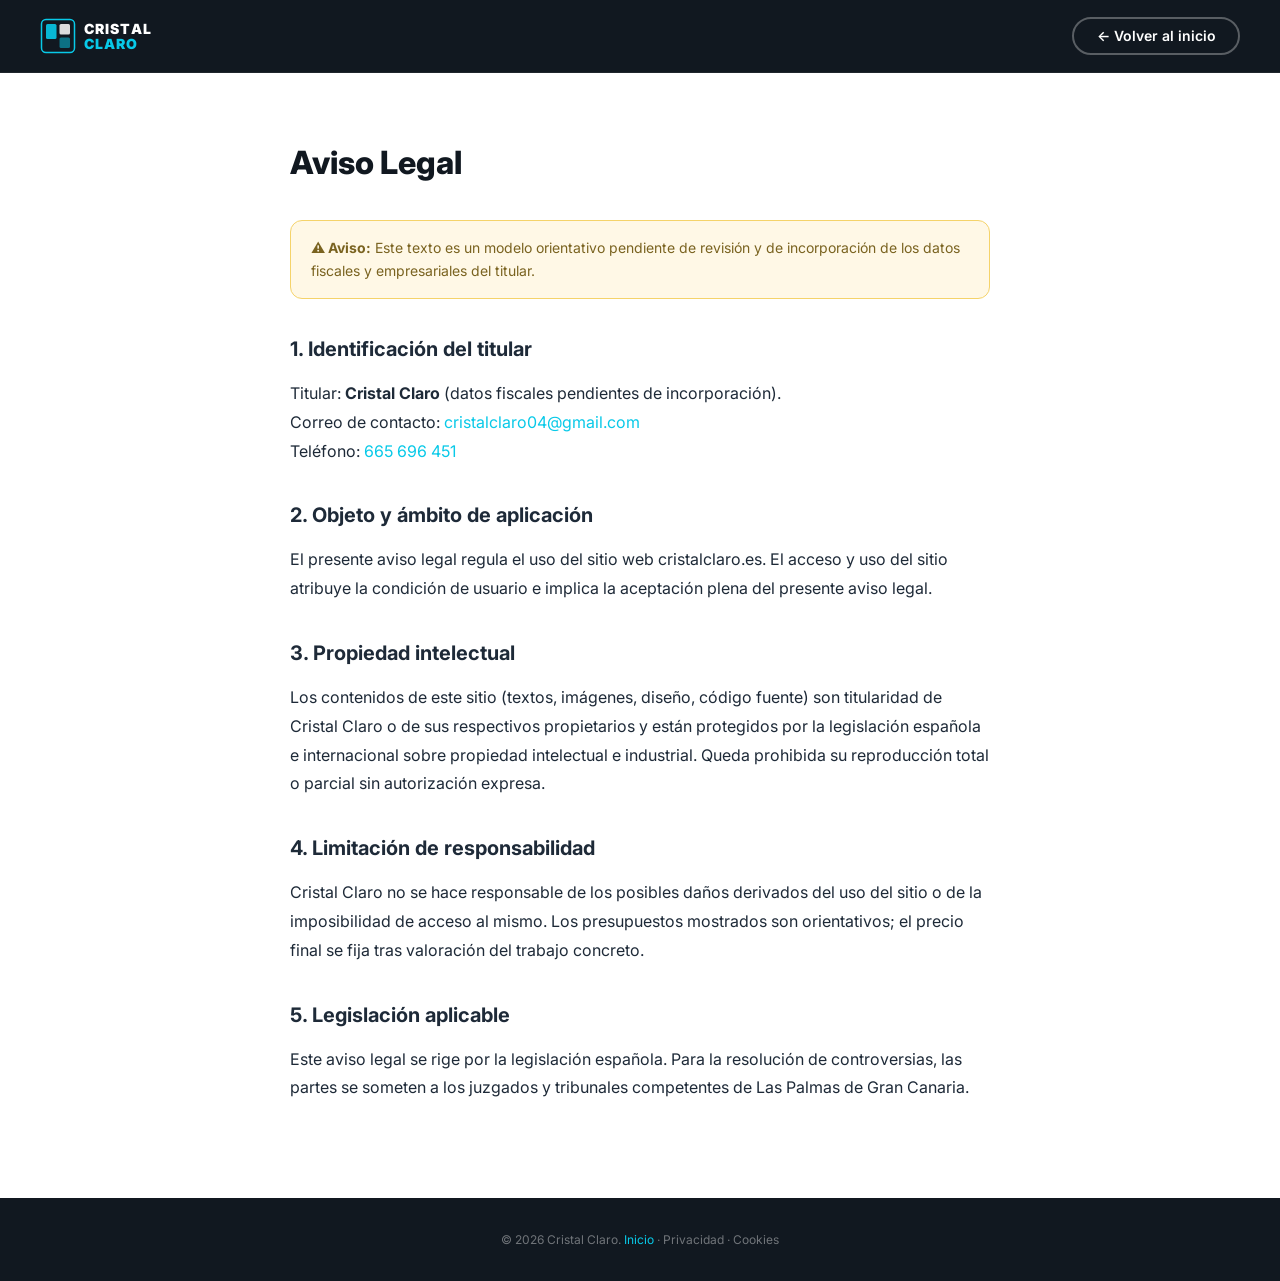
<file: aviso-legal.html>
<!DOCTYPE html>
<html lang="es">
<head>
  <meta charset="UTF-8" />
  <meta name="viewport" content="width=device-width, initial-scale=1.0" />
  <title>Aviso Legal | Cristal Claro</title>
  <meta name="robots" content="noindex, follow" />
  <link rel="preconnect" href="https://fonts.googleapis.com" />
  <link rel="preconnect" href="https://fonts.gstatic.com" crossorigin />
  <link href="https://fonts.googleapis.com/css2?family=Inter:wght@400;600;700;800&display=swap" rel="stylesheet" />
  <link rel="stylesheet" href="css/style.css" />
  <link rel="icon" type="image/svg+xml" href="assets/favicon.svg" />
</head>
<body>
  <header class="site-header" role="banner">
    <nav class="nav-container" aria-label="Navegación principal">
      <a href="index.html" class="nav-logo">
        <div class="logo-mark">
          <div class="logo-icon">
            <svg viewBox="0 0 48 48" fill="none" xmlns="http://www.w3.org/2000/svg" width="36" height="36">
              <rect x="2" y="2" width="44" height="44" rx="6" fill="#111820" stroke="#08C9E8" stroke-width="2"/>
              <rect x="8" y="8" width="14" height="20" rx="2" fill="#08C9E8" opacity="0.9"/>
              <rect x="26" y="8" width="14" height="14" rx="2" fill="#FFFFFF" opacity="0.85"/>
              <rect x="26" y="26" width="14" height="14" rx="2" fill="#08C9E8" opacity="0.5"/>
            </svg>
          </div>
          <div class="logo-text">
            <span class="logo-line1">CRISTAL</span>
            <span class="logo-line2">CLARO</span>
          </div>
        </div>
      </a>
      <a href="index.html" class="btn btn-outline" style="margin-left:auto; color: white; border-color: rgba(255,255,255,0.3);">← Volver al inicio</a>
    </nav>
  </header>

  <main style="padding: 4rem 0 6rem;">
    <div class="container" style="max-width: 780px;">
      <h1 style="font-size: 2rem; font-weight: 800; color: #111820; margin-bottom: 2rem;">Aviso Legal</h1>

      <div style="background: #FFF8E6; border: 1px solid #F5D36A; border-radius: 0.75rem; padding: 1rem 1.25rem; margin-bottom: 2rem; font-size: 0.875rem; color: #7A6320;">
        <strong>⚠️ Aviso:</strong> Este texto es un modelo orientativo pendiente de revisión y de incorporación de los datos fiscales y empresariales del titular.
      </div>

      <div style="line-height: 1.8; color: #1E2A38;">
        <h2 style="font-size: 1.25rem; font-weight: 700; margin: 2rem 0 0.75rem;">1. Identificación del titular</h2>
        <p>Titular: <strong>Cristal Claro</strong> (datos fiscales pendientes de incorporación).<br />
        Correo de contacto: <a href="mailto:cristalclaro04@gmail.com" style="color: #08C9E8;">cristalclaro04@gmail.com</a><br />
        Teléfono: <a href="tel:+34665696451" style="color: #08C9E8;">665 696 451</a></p>

        <h2 style="font-size: 1.25rem; font-weight: 700; margin: 2rem 0 0.75rem;">2. Objeto y ámbito de aplicación</h2>
        <p>El presente aviso legal regula el uso del sitio web cristalclaro.es. El acceso y uso del sitio atribuye la condición de usuario e implica la aceptación plena del presente aviso legal.</p>

        <h2 style="font-size: 1.25rem; font-weight: 700; margin: 2rem 0 0.75rem;">3. Propiedad intelectual</h2>
        <p>Los contenidos de este sitio (textos, imágenes, diseño, código fuente) son titularidad de Cristal Claro o de sus respectivos propietarios y están protegidos por la legislación española e internacional sobre propiedad intelectual e industrial. Queda prohibida su reproducción total o parcial sin autorización expresa.</p>

        <h2 style="font-size: 1.25rem; font-weight: 700; margin: 2rem 0 0.75rem;">4. Limitación de responsabilidad</h2>
        <p>Cristal Claro no se hace responsable de los posibles daños derivados del uso del sitio o de la imposibilidad de acceso al mismo. Los presupuestos mostrados son orientativos; el precio final se fija tras valoración del trabajo concreto.</p>

        <h2 style="font-size: 1.25rem; font-weight: 700; margin: 2rem 0 0.75rem;">5. Legislación aplicable</h2>
        <p>Este aviso legal se rige por la legislación española. Para la resolución de controversias, las partes se someten a los juzgados y tribunales competentes de Las Palmas de Gran Canaria.</p>
      </div>
    </div>
  </main>

  <footer class="site-footer" role="contentinfo" style="padding-block: 2rem;">
    <div class="container" style="text-align: center;">
      <p style="font-size: 0.75rem; color: rgba(255,255,255,0.4);">&copy; <span id="year"></span> Cristal Claro. <a href="index.html" style="color: #08C9E8;">Inicio</a> · <a href="privacidad.html" style="color: rgba(255,255,255,0.4);">Privacidad</a> · <a href="cookies.html" style="color: rgba(255,255,255,0.4);">Cookies</a></p>
    </div>
  </footer>
  <script>document.getElementById('year').textContent = new Date().getFullYear();</script>
</body>
</html>
</file>
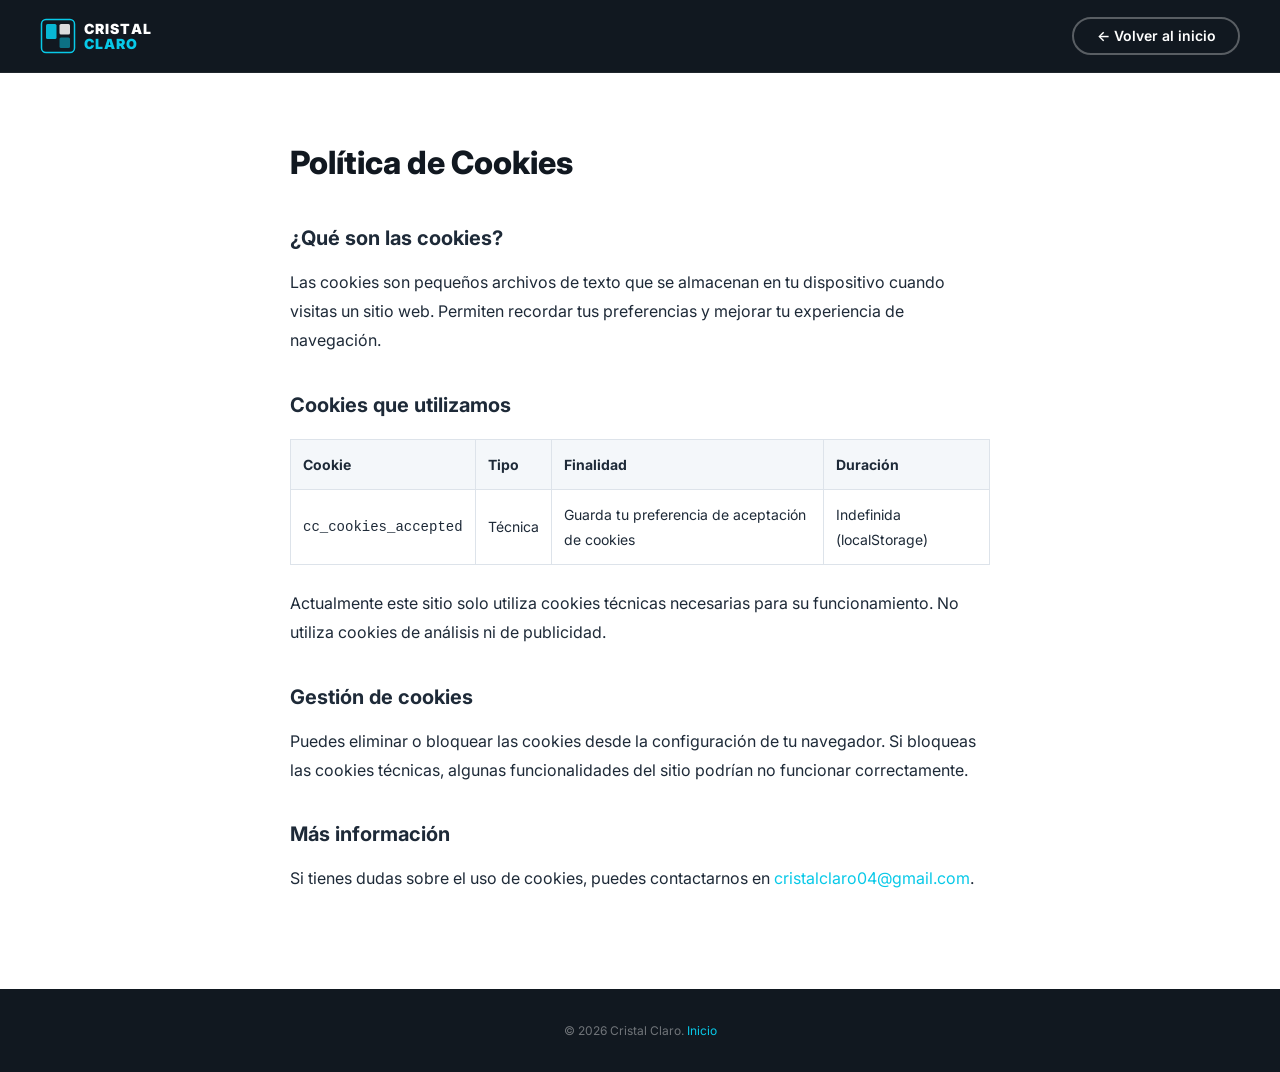
<file: cookies.html>
<!DOCTYPE html>
<html lang="es">
<head>
  <meta charset="UTF-8" />
  <meta name="viewport" content="width=device-width, initial-scale=1.0" />
  <title>Política de Cookies | Cristal Claro</title>
  <meta name="robots" content="noindex, follow" />
  <link rel="preconnect" href="https://fonts.googleapis.com" />
  <link rel="preconnect" href="https://fonts.gstatic.com" crossorigin />
  <link href="https://fonts.googleapis.com/css2?family=Inter:wght@400;600;700;800&display=swap" rel="stylesheet" />
  <link rel="stylesheet" href="css/style.css" />
  <link rel="icon" type="image/svg+xml" href="assets/favicon.svg" />
</head>
<body>
  <header class="site-header" role="banner">
    <nav class="nav-container" aria-label="Navegación principal">
      <a href="index.html" class="nav-logo">
        <div class="logo-mark">
          <div class="logo-icon">
            <svg viewBox="0 0 48 48" fill="none" xmlns="http://www.w3.org/2000/svg" width="36" height="36">
              <rect x="2" y="2" width="44" height="44" rx="6" fill="#111820" stroke="#08C9E8" stroke-width="2"/>
              <rect x="8" y="8" width="14" height="20" rx="2" fill="#08C9E8" opacity="0.9"/>
              <rect x="26" y="8" width="14" height="14" rx="2" fill="#FFFFFF" opacity="0.85"/>
              <rect x="26" y="26" width="14" height="14" rx="2" fill="#08C9E8" opacity="0.5"/>
            </svg>
          </div>
          <div class="logo-text">
            <span class="logo-line1">CRISTAL</span>
            <span class="logo-line2">CLARO</span>
          </div>
        </div>
      </a>
      <a href="index.html" class="btn btn-outline" style="margin-left:auto; color: white; border-color: rgba(255,255,255,0.3);">← Volver al inicio</a>
    </nav>
  </header>

  <main style="padding: 4rem 0 6rem;">
    <div class="container" style="max-width: 780px;">
      <h1 style="font-size: 2rem; font-weight: 800; color: #111820; margin-bottom: 2rem;">Política de Cookies</h1>

      <div style="line-height: 1.8; color: #1E2A38;">
        <h2 style="font-size: 1.25rem; font-weight: 700; margin: 2rem 0 0.75rem;">¿Qué son las cookies?</h2>
        <p>Las cookies son pequeños archivos de texto que se almacenan en tu dispositivo cuando visitas un sitio web. Permiten recordar tus preferencias y mejorar tu experiencia de navegación.</p>

        <h2 style="font-size: 1.25rem; font-weight: 700; margin: 2rem 0 0.75rem;">Cookies que utilizamos</h2>
        <table style="width: 100%; border-collapse: collapse; font-size: 0.875rem; margin-top: 1rem;">
          <thead>
            <tr style="background: #F4F7FA;">
              <th style="padding: 0.75rem; border: 1px solid #DDE3EA; text-align: left; font-weight: 700;">Cookie</th>
              <th style="padding: 0.75rem; border: 1px solid #DDE3EA; text-align: left; font-weight: 700;">Tipo</th>
              <th style="padding: 0.75rem; border: 1px solid #DDE3EA; text-align: left; font-weight: 700;">Finalidad</th>
              <th style="padding: 0.75rem; border: 1px solid #DDE3EA; text-align: left; font-weight: 700;">Duración</th>
            </tr>
          </thead>
          <tbody>
            <tr>
              <td style="padding: 0.75rem; border: 1px solid #DDE3EA;"><code>cc_cookies_accepted</code></td>
              <td style="padding: 0.75rem; border: 1px solid #DDE3EA;">Técnica</td>
              <td style="padding: 0.75rem; border: 1px solid #DDE3EA;">Guarda tu preferencia de aceptación de cookies</td>
              <td style="padding: 0.75rem; border: 1px solid #DDE3EA;">Indefinida (localStorage)</td>
            </tr>
          </tbody>
        </table>

        <p style="margin-top: 1.5rem;">Actualmente este sitio solo utiliza cookies técnicas necesarias para su funcionamiento. No utiliza cookies de análisis ni de publicidad.</p>

        <h2 style="font-size: 1.25rem; font-weight: 700; margin: 2rem 0 0.75rem;">Gestión de cookies</h2>
        <p>Puedes eliminar o bloquear las cookies desde la configuración de tu navegador. Si bloqueas las cookies técnicas, algunas funcionalidades del sitio podrían no funcionar correctamente.</p>

        <h2 style="font-size: 1.25rem; font-weight: 700; margin: 2rem 0 0.75rem;">Más información</h2>
        <p>Si tienes dudas sobre el uso de cookies, puedes contactarnos en <a href="mailto:cristalclaro04@gmail.com" style="color: #08C9E8;">cristalclaro04@gmail.com</a>.</p>
      </div>
    </div>
  </main>

  <footer class="site-footer" role="contentinfo" style="padding-block: 2rem;">
    <div class="container" style="text-align: center;">
      <p style="font-size: 0.75rem; color: rgba(255,255,255,0.4);">&copy; <span id="year"></span> Cristal Claro. <a href="index.html" style="color: #08C9E8;">Inicio</a></p>
    </div>
  </footer>
  <script>document.getElementById('year').textContent = new Date().getFullYear();</script>
</body>
</html>
</file>
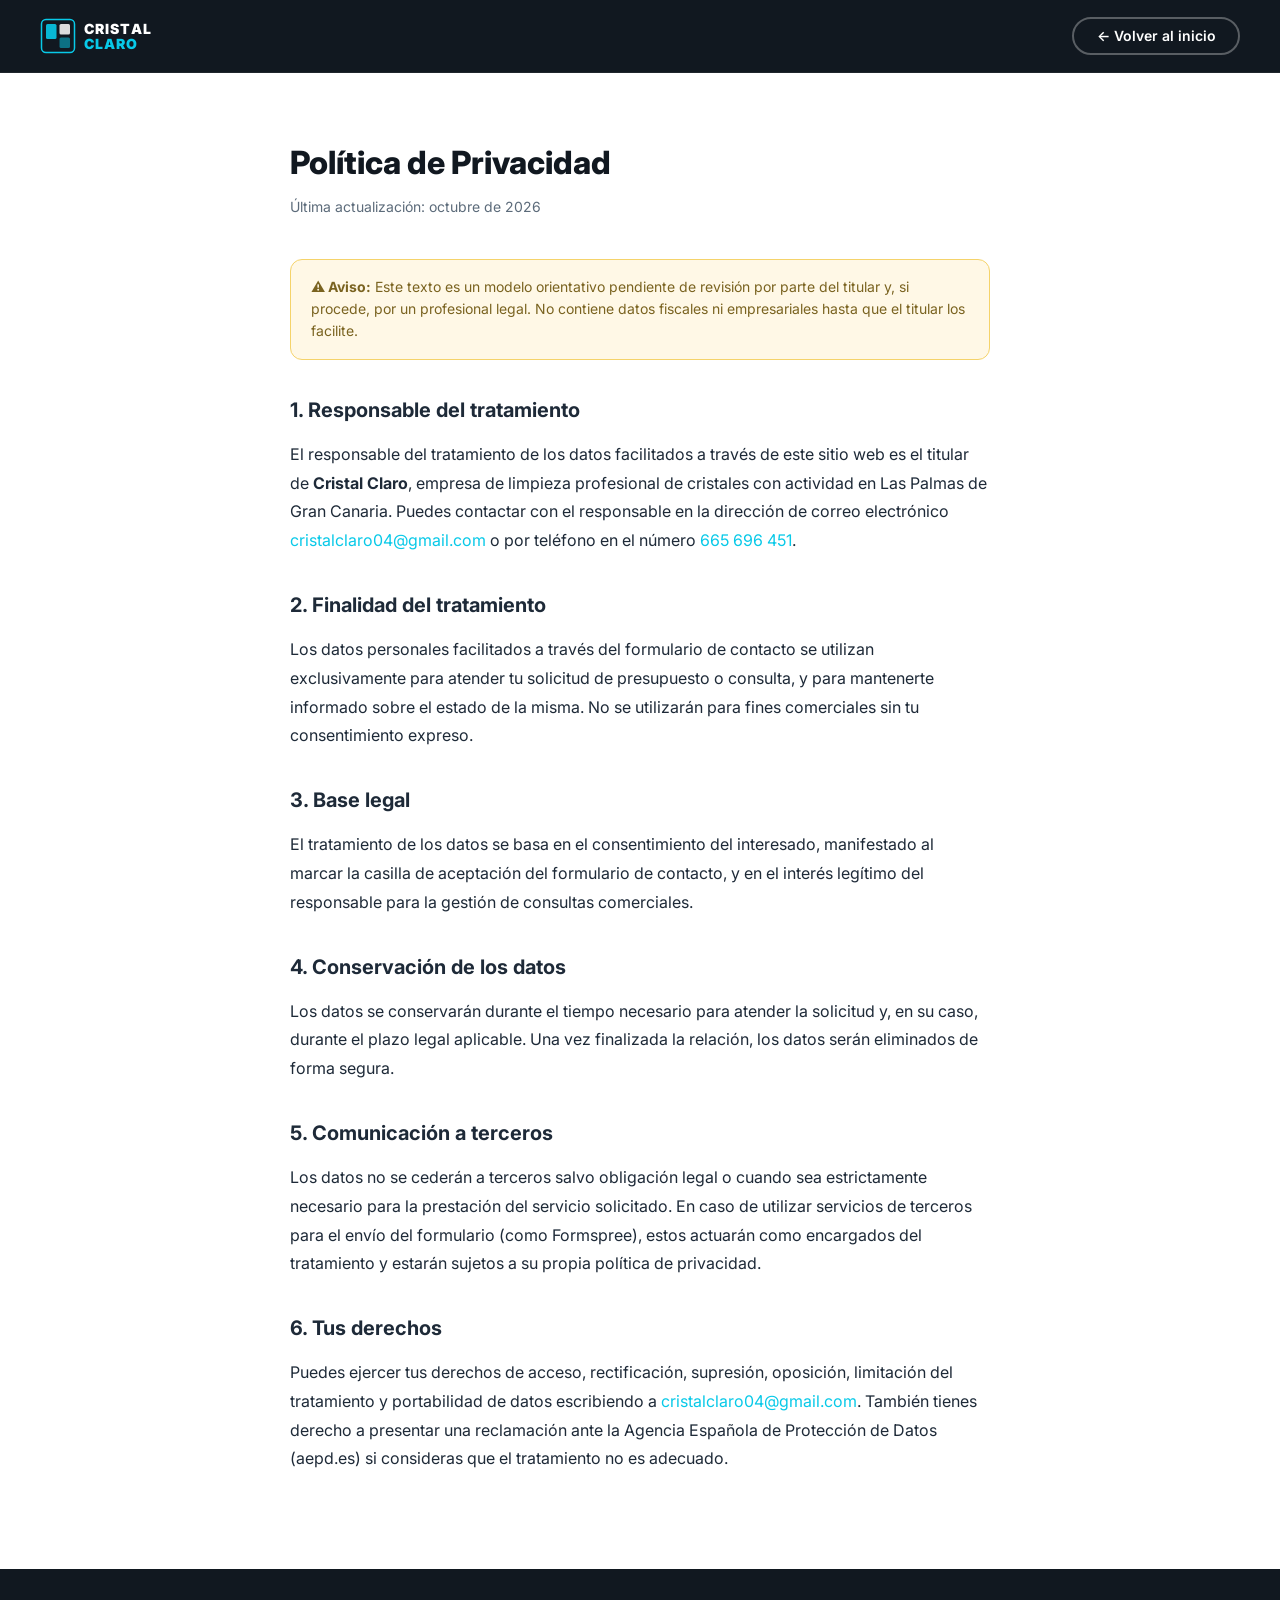
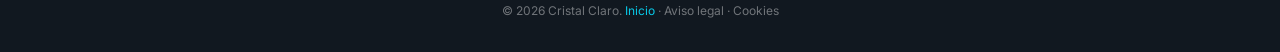
<file: privacidad.html>
<!DOCTYPE html>
<html lang="es">
<head>
  <meta charset="UTF-8" />
  <meta name="viewport" content="width=device-width, initial-scale=1.0" />
  <title>Política de Privacidad | Cristal Claro</title>
  <meta name="description" content="Política de privacidad de Cristal Claro. Información sobre el tratamiento de datos personales." />
  <meta name="robots" content="noindex, follow" />
  <link rel="preconnect" href="https://fonts.googleapis.com" />
  <link rel="preconnect" href="https://fonts.gstatic.com" crossorigin />
  <link href="https://fonts.googleapis.com/css2?family=Inter:wght@400;600;700;800&display=swap" rel="stylesheet" />
  <link rel="stylesheet" href="css/style.css" />
  <link rel="icon" type="image/svg+xml" href="assets/favicon.svg" />
</head>
<body>

  <header class="site-header" role="banner">
    <nav class="nav-container" aria-label="Navegación principal">
      <a href="index.html" class="nav-logo" aria-label="Cristal Claro — Ir al inicio">
        <div class="logo-mark">
          <div class="logo-icon">
            <svg viewBox="0 0 48 48" fill="none" xmlns="http://www.w3.org/2000/svg" width="36" height="36">
              <rect x="2" y="2" width="44" height="44" rx="6" fill="#111820" stroke="#08C9E8" stroke-width="2"/>
              <rect x="8" y="8" width="14" height="20" rx="2" fill="#08C9E8" opacity="0.9"/>
              <rect x="26" y="8" width="14" height="14" rx="2" fill="#FFFFFF" opacity="0.85"/>
              <rect x="26" y="26" width="14" height="14" rx="2" fill="#08C9E8" opacity="0.5"/>
            </svg>
          </div>
          <div class="logo-text">
            <span class="logo-line1">CRISTAL</span>
            <span class="logo-line2">CLARO</span>
          </div>
        </div>
      </a>
      <a href="index.html" class="btn btn-outline" style="margin-left:auto; color: white; border-color: rgba(255,255,255,0.3);">← Volver al inicio</a>
    </nav>
  </header>

  <main style="padding: 4rem 0 6rem;">
    <div class="container" style="max-width: 780px;">
      <h1 style="font-size: 2rem; font-weight: 800; color: #111820; margin-bottom: 0.5rem;">Política de Privacidad</h1>
      <p style="color: #5C6B7A; margin-bottom: 2.5rem; font-size: 0.875rem;">Última actualización: octubre de 2026</p>

      <div style="background: #FFF8E6; border: 1px solid #F5D36A; border-radius: 0.75rem; padding: 1rem 1.25rem; margin-bottom: 2rem; font-size: 0.875rem; color: #7A6320;">
        <strong>⚠️ Aviso:</strong> Este texto es un modelo orientativo pendiente de revisión por parte del titular y, si procede, por un profesional legal. No contiene datos fiscales ni empresariales hasta que el titular los facilite.
      </div>

      <div style="line-height: 1.8; color: #1E2A38;">
        <h2 style="font-size: 1.25rem; font-weight: 700; margin: 2rem 0 0.75rem;">1. Responsable del tratamiento</h2>
        <p>El responsable del tratamiento de los datos facilitados a través de este sitio web es el titular de <strong>Cristal Claro</strong>, empresa de limpieza profesional de cristales con actividad en Las Palmas de Gran Canaria. Puedes contactar con el responsable en la dirección de correo electrónico <a href="mailto:cristalclaro04@gmail.com" style="color: #08C9E8;">cristalclaro04@gmail.com</a> o por teléfono en el número <a href="tel:+34665696451" style="color: #08C9E8;">665 696 451</a>.</p>

        <h2 style="font-size: 1.25rem; font-weight: 700; margin: 2rem 0 0.75rem;">2. Finalidad del tratamiento</h2>
        <p>Los datos personales facilitados a través del formulario de contacto se utilizan exclusivamente para atender tu solicitud de presupuesto o consulta, y para mantenerte informado sobre el estado de la misma. No se utilizarán para fines comerciales sin tu consentimiento expreso.</p>

        <h2 style="font-size: 1.25rem; font-weight: 700; margin: 2rem 0 0.75rem;">3. Base legal</h2>
        <p>El tratamiento de los datos se basa en el consentimiento del interesado, manifestado al marcar la casilla de aceptación del formulario de contacto, y en el interés legítimo del responsable para la gestión de consultas comerciales.</p>

        <h2 style="font-size: 1.25rem; font-weight: 700; margin: 2rem 0 0.75rem;">4. Conservación de los datos</h2>
        <p>Los datos se conservarán durante el tiempo necesario para atender la solicitud y, en su caso, durante el plazo legal aplicable. Una vez finalizada la relación, los datos serán eliminados de forma segura.</p>

        <h2 style="font-size: 1.25rem; font-weight: 700; margin: 2rem 0 0.75rem;">5. Comunicación a terceros</h2>
        <p>Los datos no se cederán a terceros salvo obligación legal o cuando sea estrictamente necesario para la prestación del servicio solicitado. En caso de utilizar servicios de terceros para el envío del formulario (como Formspree), estos actuarán como encargados del tratamiento y estarán sujetos a su propia política de privacidad.</p>

        <h2 style="font-size: 1.25rem; font-weight: 700; margin: 2rem 0 0.75rem;">6. Tus derechos</h2>
        <p>Puedes ejercer tus derechos de acceso, rectificación, supresión, oposición, limitación del tratamiento y portabilidad de datos escribiendo a <a href="mailto:cristalclaro04@gmail.com" style="color: #08C9E8;">cristalclaro04@gmail.com</a>. También tienes derecho a presentar una reclamación ante la Agencia Española de Protección de Datos (aepd.es) si consideras que el tratamiento no es adecuado.</p>
      </div>
    </div>
  </main>

  <footer class="site-footer" role="contentinfo" style="padding-block: 2rem;">
    <div class="container" style="text-align: center;">
      <p style="font-size: 0.75rem; color: rgba(255,255,255,0.4);">&copy; <span id="footer-year-legal"></span> Cristal Claro. <a href="index.html" style="color: #08C9E8;">Inicio</a> · <a href="aviso-legal.html" style="color: rgba(255,255,255,0.4);">Aviso legal</a> · <a href="cookies.html" style="color: rgba(255,255,255,0.4);">Cookies</a></p>
    </div>
  </footer>

  <script>
    document.getElementById('footer-year-legal').textContent = new Date().getFullYear();
  </script>
</body>
</html>
</file>
<file: css/style.css>
/* ============================================================
   CRISTAL CLARO — Estilos Principales
   Versión: 1.0
   Paleta: #111820 (carbón) · #08C9E8 (turquesa) · #FFFFFF · #F4F7FA
   ============================================================ */

/* ── 0. Design tokens ─────────────────────────────────────── */
:root {
  /* Colores */
  --color-dark:      #111820;
  --color-dark-80:   rgba(17, 24, 32, 0.8);
  --color-dark-60:   rgba(17, 24, 32, 0.6);
  --color-turquoise: #08C9E8;
  --color-turquoise-hover: #06b4d0;
  --color-turquoise-soft: rgba(8, 201, 232, 0.12);
  --color-white:     #FFFFFF;
  --color-light:     #F4F7FA;
  --color-mid:       #E8EDF2;
  --color-text:      #1E2A38;
  --color-text-muted:#5C6B7A;
  --color-border:    #DDE3EA;
  --color-success:   #10B981;
  --color-error:     #E84444;
  --color-whatsapp:  #25D366;

  /* Tipografía */
  --font-body: 'Inter', system-ui, -apple-system, sans-serif;
  --text-xs:   0.75rem;
  --text-sm:   0.875rem;
  --text-base: 1rem;
  --text-lg:   1.125rem;
  --text-xl:   1.25rem;
  --text-2xl:  1.5rem;
  --text-3xl:  1.875rem;
  --text-4xl:  2.25rem;
  --text-5xl:  3rem;
  --text-6xl:  3.75rem;

  /* Espaciado */
  --space-1:  0.25rem;
  --space-2:  0.5rem;
  --space-3:  0.75rem;
  --space-4:  1rem;
  --space-5:  1.25rem;
  --space-6:  1.5rem;
  --space-8:  2rem;
  --space-10: 2.5rem;
  --space-12: 3rem;
  --space-16: 4rem;
  --space-20: 5rem;
  --space-24: 6rem;

  /* Layout */
  --container-max: 1280px;
  --container-px:  clamp(1rem, 5vw, 2.5rem);
  --section-py:    clamp(var(--space-12), 8vw, var(--space-24));

  /* Efectos */
  --radius-sm:  0.375rem;
  --radius-md:  0.75rem;
  --radius-lg:  1.25rem;
  --radius-xl:  2rem;
  --radius-full: 9999px;

  --shadow-sm:   0 1px 3px rgba(0,0,0,0.08), 0 1px 2px rgba(0,0,0,0.04);
  --shadow-md:   0 4px 12px rgba(0,0,0,0.1), 0 2px 6px rgba(0,0,0,0.06);
  --shadow-lg:   0 10px 30px rgba(0,0,0,0.12), 0 4px 12px rgba(0,0,0,0.08);
  --shadow-xl:   0 20px 50px rgba(0,0,0,0.15);
  --shadow-turquoise: 0 4px 20px rgba(8, 201, 232, 0.3);

  --transition-fast: 150ms ease;
  --transition-base: 250ms ease;
  --transition-slow: 400ms ease;

  /* Z-index */
  --z-base:    0;
  --z-raised:  10;
  --z-header:  100;
  --z-overlay: 200;
  --z-fab:     300;
  --z-toast:   400;
}

/* ── 1. Reset & base ──────────────────────────────────────── */
*, *::before, *::after {
  box-sizing: border-box;
  margin: 0;
  padding: 0;
}

html {
  scroll-behavior: smooth;
  scroll-padding-top: 76px; /* header height */
  -webkit-text-size-adjust: 100%;
}

body {
  font-family: var(--font-body);
  font-size: var(--text-base);
  line-height: 1.6;
  color: var(--color-text);
  background-color: var(--color-white);
  -webkit-font-smoothing: antialiased;
  -moz-osx-font-smoothing: grayscale;
  overflow-x: hidden;
}

/* Accessibility: skip to content */
.skip-link {
  position: absolute;
  top: -100%;
  left: 1rem;
  z-index: 1000;
  background: var(--color-turquoise);
  color: var(--color-dark);
  padding: 0.5rem 1rem;
  border-radius: var(--radius-sm);
  font-weight: 600;
  text-decoration: none;
  transition: top var(--transition-fast);
}
.skip-link:focus {
  top: 1rem;
}

img, video {
  display: block;
  max-width: 100%;
  height: auto;
}

a {
  color: inherit;
  text-decoration: none;
}

ul, ol {
  list-style: none;
}

button {
  font-family: inherit;
  cursor: pointer;
  border: none;
  background: none;
}

:focus-visible {
  outline: 2.5px solid var(--color-turquoise);
  outline-offset: 3px;
  border-radius: var(--radius-sm);
}

/* ── 2. Utility classes ───────────────────────────────────── */
.container {
  width: 100%;
  max-width: var(--container-max);
  margin-inline: auto;
  padding-inline: var(--container-px);
}

.section {
  padding-block: var(--section-py);
}

.section-eyebrow {
  display: inline-block;
  font-size: var(--text-xs);
  font-weight: 700;
  letter-spacing: 0.12em;
  text-transform: uppercase;
  color: var(--color-turquoise);
  margin-bottom: var(--space-3);
}

.section-header {
  text-align: center;
  max-width: 640px;
  margin-inline: auto;
  margin-bottom: clamp(var(--space-10), 5vw, var(--space-16));
}

.section-title {
  font-size: clamp(var(--text-2xl), 4vw, var(--text-4xl));
  font-weight: 800;
  line-height: 1.15;
  color: var(--color-dark);
  margin-bottom: var(--space-4);
}

.section-subtitle {
  font-size: var(--text-lg);
  color: var(--color-text-muted);
  line-height: 1.7;
}

.link-turquoise {
  color: var(--color-turquoise);
  text-decoration: underline;
  text-decoration-color: transparent;
  transition: text-decoration-color var(--transition-fast);
}
.link-turquoise:hover {
  text-decoration-color: var(--color-turquoise);
}

/* ── 3. Buttons ───────────────────────────────────────────── */
.btn {
  display: inline-flex;
  align-items: center;
  gap: var(--space-2);
  padding: 0.65rem 1.4rem;
  font-size: var(--text-sm);
  font-weight: 600;
  line-height: 1;
  border-radius: var(--radius-full);
  border: 2px solid transparent;
  cursor: pointer;
  text-decoration: none;
  white-space: nowrap;
  transition:
    background-color var(--transition-base),
    color var(--transition-base),
    border-color var(--transition-base),
    transform var(--transition-fast),
    box-shadow var(--transition-base);
  user-select: none;
}

.btn:hover { transform: translateY(-1px); }
.btn:active { transform: translateY(0); }

.btn-primary {
  background: var(--color-turquoise);
  color: var(--color-dark);
  border-color: var(--color-turquoise);
  box-shadow: var(--shadow-turquoise);
}
.btn-primary:hover {
  background: var(--color-turquoise-hover);
  border-color: var(--color-turquoise-hover);
  box-shadow: 0 6px 24px rgba(8, 201, 232, 0.4);
}

.btn-outline {
  background: transparent;
  color: var(--color-dark);
  border-color: var(--color-border);
}
.btn-outline:hover {
  border-color: var(--color-turquoise);
  color: var(--color-turquoise);
}

.btn-whatsapp {
  display: inline-flex;
  align-items: center;
  gap: var(--space-3);
  padding: 0.75rem 1.5rem;
  background: var(--color-whatsapp);
  color: var(--color-white);
  border-radius: var(--radius-full);
  font-weight: 600;
  font-size: var(--text-sm);
  border: none;
  cursor: pointer;
  text-decoration: none;
  transition: background-color var(--transition-base), transform var(--transition-fast);
  box-shadow: 0 4px 16px rgba(37, 211, 102, 0.35);
  margin-top: var(--space-8);
}
.btn-whatsapp:hover {
  background: #1ebe5d;
  transform: translateY(-2px);
}

.btn-lg {
  padding: 0.85rem 1.75rem;
  font-size: var(--text-base);
}

.btn-sm {
  padding: 0.45rem 1rem;
  font-size: var(--text-sm);
}

.btn-full { width: 100%; justify-content: center; }

/* ── 4. HEADER ────────────────────────────────────────────── */
.site-header {
  position: sticky;
  top: 0;
  z-index: var(--z-header);
  background: var(--color-dark);
  border-bottom: 1px solid rgba(255,255,255,0.06);
  backdrop-filter: blur(10px);
  -webkit-backdrop-filter: blur(10px);
}

.nav-container {
  display: flex;
  align-items: center;
  gap: var(--space-6);
  max-width: var(--container-max);
  margin-inline: auto;
  padding-inline: var(--container-px);
  height: 72px;
}

/* Logo */
.nav-logo, .footer-logo {
  text-decoration: none;
  flex-shrink: 0;
}

.logo-mark {
  display: flex;
  align-items: center;
  gap: var(--space-2);
}

.logo-icon {
  flex-shrink: 0;
  line-height: 0;
}

.logo-text {
  display: flex;
  flex-direction: column;
  line-height: 1;
  gap: 1px;
}

.logo-line1, .logo-line2 {
  font-size: var(--text-sm);
  font-weight: 900;
  letter-spacing: 0.08em;
  color: var(--color-white);
}

.logo-line2 {
  color: var(--color-turquoise);
}

/* Nav menu */
.nav-menu {
  display: flex;
  align-items: center;
  gap: var(--space-1);
  margin-left: auto;
}

.nav-link {
  display: inline-block;
  padding: var(--space-2) var(--space-3);
  font-size: var(--text-sm);
  font-weight: 500;
  color: rgba(255,255,255,0.75);
  border-radius: var(--radius-sm);
  transition: color var(--transition-fast), background-color var(--transition-fast);
  position: relative;
}

.nav-link::after {
  content: '';
  position: absolute;
  bottom: 2px;
  left: var(--space-3);
  right: var(--space-3);
  height: 2px;
  background: var(--color-turquoise);
  border-radius: 1px;
  transform: scaleX(0);
  transform-origin: left;
  transition: transform var(--transition-base);
}

.nav-link:hover,
.nav-link.active {
  color: var(--color-white);
}

.nav-link:hover::after,
.nav-link.active::after {
  transform: scaleX(1);
}

.nav-link.active { color: var(--color-turquoise); }

.nav-cta { margin-left: var(--space-4); }

/* Hamburger */
.nav-toggle {
  display: none;
  flex-direction: column;
  gap: 5px;
  padding: var(--space-2);
  margin-left: auto;
  cursor: pointer;
  background: none;
  border: none;
  border-radius: var(--radius-sm);
}

.hamburger-line {
  display: block;
  width: 24px;
  height: 2px;
  background: var(--color-white);
  border-radius: 2px;
  transition: transform var(--transition-base), opacity var(--transition-base);
}

/* ── 5. HERO ──────────────────────────────────────────────── */
.hero {
  background: linear-gradient(135deg, #F8FBFF 0%, var(--color-light) 60%, #EAF6F9 100%);
  padding-top: clamp(var(--space-12), 7vw, var(--space-20));
  padding-bottom: 0;
  overflow: hidden;
  position: relative;
}

.hero-inner {
  display: grid;
  grid-template-columns: 1fr 1fr;
  gap: clamp(var(--space-8), 5vw, var(--space-16));
  align-items: center;
  min-height: 600px;
  padding-bottom: clamp(var(--space-10), 6vw, var(--space-20));
}

/* Hero content */
.hero-eyebrow {
  display: inline-block;
  font-size: var(--text-xs);
  font-weight: 700;
  letter-spacing: 0.15em;
  text-transform: uppercase;
  color: var(--color-turquoise);
  margin-bottom: var(--space-5);
}

.hero-headline {
  font-size: clamp(var(--text-3xl), 5vw, var(--text-5xl));
  font-weight: 900;
  line-height: 1.1;
  color: var(--color-dark);
  margin-bottom: var(--space-5);
  letter-spacing: -0.02em;
}

.hero-highlight {
  color: var(--color-turquoise);
  font-style: normal;
  position: relative;
}

.hero-description {
  font-size: var(--text-lg);
  color: var(--color-text-muted);
  line-height: 1.75;
  margin-bottom: var(--space-8);
  max-width: 480px;
}

.hero-actions {
  display: flex;
  align-items: center;
  gap: var(--space-3);
  flex-wrap: wrap;
  margin-bottom: var(--space-10);
}

/* Hero badges */
.hero-badges {
  display: flex;
  align-items: center;
  gap: var(--space-4);
  flex-wrap: wrap;
}

.hero-badge {
  display: flex;
  align-items: center;
  gap: var(--space-2);
  font-size: var(--text-xs);
  font-weight: 600;
  color: var(--color-text-muted);
  line-height: 1.3;
}

.badge-icon {
  display: flex;
  align-items: center;
  justify-content: center;
  width: 36px;
  height: 36px;
  background: var(--color-turquoise-soft);
  border-radius: var(--radius-md);
  color: var(--color-turquoise);
  flex-shrink: 0;
}

.badge-divider {
  width: 1px;
  height: 32px;
  background: var(--color-border);
}

/* Hero visual */
.hero-visual {
  display: flex;
  justify-content: center;
  align-items: flex-end;
}

.hero-image-wrapper {
  position: relative;
  width: 100%;
  max-width: 520px;
}

.hero-image-main {
  border-radius: var(--radius-xl) var(--radius-xl) 0 0;
  overflow: hidden;
  box-shadow: var(--shadow-xl);
  background: var(--color-mid);
  aspect-ratio: 4 / 5;
}

.hero-image-main img {
  width: 100%;
  height: 100%;
  object-fit: cover;
  object-position: top center;
  transition: transform var(--transition-slow);
}

.hero-image-main:hover img { transform: scale(1.03); }

/* Placeholder when image is missing */
.hero-image-main.img-placeholder {
  background: linear-gradient(135deg, #E8F4F8 0%, #C8E8F0 100%);
  display: flex;
  align-items: center;
  justify-content: center;
  min-height: 400px;
}

.hero-image-main.img-placeholder::after {
  content: '📷';
  font-size: 3rem;
  opacity: 0.4;
}

/* Floating badge */
.hero-card-badge {
  position: absolute;
  top: var(--space-6);
  right: calc(-1 * var(--space-6));
  background: var(--color-white);
  border-radius: var(--radius-lg);
  padding: var(--space-3) var(--space-4);
  display: flex;
  align-items: center;
  gap: var(--space-2);
  box-shadow: var(--shadow-lg);
  z-index: var(--z-raised);
  animation: floatBadge 3s ease-in-out infinite;
}

.card-icon {
  display: flex;
  align-items: center;
  justify-content: center;
  width: 36px;
  height: 36px;
  background: var(--color-turquoise-soft);
  border-radius: var(--radius-sm);
}

.card-title {
  display: block;
  font-size: var(--text-xs);
  color: var(--color-text-muted);
}

.card-subtitle {
  display: block;
  font-size: var(--text-sm);
  font-weight: 700;
  color: var(--color-turquoise);
}

@keyframes floatBadge {
  0%, 100% { transform: translateY(0); }
  50%       { transform: translateY(-6px); }
}

/* Secondary image */
.hero-image-secondary {
  position: absolute;
  bottom: var(--space-6);
  right: calc(-1 * var(--space-6));
  width: 160px;
  border-radius: var(--radius-lg);
  overflow: hidden;
  box-shadow: var(--shadow-lg);
  border: 3px solid var(--color-white);
  aspect-ratio: 4 / 3;
  background: var(--color-mid);
}

.hero-image-secondary img {
  width: 100%;
  height: 100%;
  object-fit: cover;
}

/* Wave divider */
.hero-wave {
  line-height: 0;
  margin-top: -2px;
}

.hero-wave svg {
  width: 100%;
  display: block;
}

/* ── 6. SERVICES ──────────────────────────────────────────── */
.services {
  background: var(--color-light);
}

.services-grid {
  display: grid;
  grid-template-columns: repeat(auto-fit, minmax(260px, 1fr));
  gap: var(--space-6);
}

.service-card {
  background: var(--color-white);
  border-radius: var(--radius-lg);
  padding: var(--space-8) var(--space-6);
  border: 1px solid var(--color-border);
  transition: transform var(--transition-base), box-shadow var(--transition-base), border-color var(--transition-base);
  position: relative;
  overflow: hidden;
}

.service-card::before {
  content: '';
  position: absolute;
  top: 0;
  left: 0;
  right: 0;
  height: 3px;
  background: var(--color-turquoise);
  transform: scaleX(0);
  transform-origin: left;
  transition: transform var(--transition-base);
}

.service-card:hover {
  transform: translateY(-4px);
  box-shadow: var(--shadow-lg);
  border-color: transparent;
}

.service-card:hover::before {
  transform: scaleX(1);
}

.service-icon {
  width: 64px;
  height: 64px;
  background: var(--color-turquoise-soft);
  border-radius: var(--radius-md);
  display: flex;
  align-items: center;
  justify-content: center;
  margin-bottom: var(--space-5);
}

.service-name {
  font-size: var(--text-xl);
  font-weight: 700;
  color: var(--color-dark);
  margin-bottom: var(--space-3);
}

.service-description {
  font-size: var(--text-sm);
  color: var(--color-text-muted);
  line-height: 1.7;
  margin-bottom: var(--space-5);
}

.service-link {
  display: inline-flex;
  align-items: center;
  gap: var(--space-1);
  font-size: var(--text-sm);
  font-weight: 600;
  color: var(--color-turquoise);
  text-decoration: none;
  transition: gap var(--transition-fast), opacity var(--transition-fast);
}

.service-link:hover {
  gap: var(--space-2);
  opacity: 0.85;
}

.services-note {
  text-align: center;
  margin-top: var(--space-10);
  font-size: var(--text-sm);
  color: var(--color-text-muted);
}

/* ── 7. WHY US ────────────────────────────────────────────── */
.why-us {
  background: var(--color-white);
}

.why-us-inner {
  display: grid;
  grid-template-columns: 1fr 1fr;
  gap: clamp(var(--space-10), 6vw, var(--space-20));
  align-items: center;
}

.why-us-intro {
  font-size: var(--text-base);
  color: var(--color-text-muted);
  line-height: 1.75;
  margin-bottom: var(--space-8);
}

.why-list {
  display: flex;
  flex-direction: column;
  gap: var(--space-6);
}

.why-item {
  display: flex;
  gap: var(--space-4);
  align-items: flex-start;
}

.why-icon {
  display: flex;
  align-items: center;
  justify-content: center;
  width: 44px;
  height: 44px;
  background: var(--color-turquoise-soft);
  border-radius: var(--radius-md);
  flex-shrink: 0;
  margin-top: 2px;
}

.why-item strong {
  display: block;
  font-size: var(--text-base);
  font-weight: 700;
  color: var(--color-dark);
  margin-bottom: var(--space-1);
}

.why-item p {
  font-size: var(--text-sm);
  color: var(--color-text-muted);
  line-height: 1.7;
}

/* Why-us visual */
.why-visual-card {
  position: relative;
}

.why-visual-image {
  border-radius: var(--radius-xl);
  overflow: hidden;
  box-shadow: var(--shadow-xl);
  background: var(--color-mid);
  aspect-ratio: 9 / 10;
}

.why-visual-image img {
  width: 100%;
  height: 100%;
  object-fit: cover;
}

.why-visual-image.img-placeholder-tall {
  background: linear-gradient(160deg, #E0F4F8 0%, #B8E4EE 100%);
  display: flex;
  align-items: center;
  justify-content: center;
}

.why-visual-image.img-placeholder-tall::after {
  content: '🪟';
  font-size: 4rem;
  opacity: 0.35;
}

.why-visual-accent {
  position: absolute;
  bottom: calc(-1 * var(--space-5));
  right: calc(-1 * var(--space-5));
  animation: floatBadge 4s ease-in-out infinite;
  animation-delay: 1s;
}

/* ── 8. GALLERY ───────────────────────────────────────────── */
.gallery {
  background: var(--color-light);
}

.gallery-grid {
  display: grid;
  grid-template-columns: repeat(3, 1fr);
  grid-template-rows: auto auto;
  gap: var(--space-4);
}

.gallery-item {
  border-radius: var(--radius-lg);
  overflow: hidden;
  position: relative;
  cursor: pointer;
  background: var(--color-mid);
}

.gallery-item--large {
  grid-column: 1 / 2;
  grid-row: 1 / 3;
}

.gallery-item img {
  width: 100%;
  height: 100%;
  min-height: 200px;
  object-fit: cover;
  transition: transform var(--transition-slow);
  display: block;
}

.gallery-item:hover img {
  transform: scale(1.04);
}

.gallery-caption {
  position: absolute;
  bottom: 0;
  left: 0;
  right: 0;
  background: linear-gradient(transparent, rgba(17,24,32,0.75));
  color: var(--color-white);
  font-size: var(--text-xs);
  font-weight: 600;
  padding: var(--space-3) var(--space-4);
  transform: translateY(100%);
  transition: transform var(--transition-base);
}

.gallery-item:hover .gallery-caption { transform: translateY(0); }

.gallery-item.gallery-placeholder {
  background: linear-gradient(135deg, #E8F4F8 0%, #C8E8F0 100%);
  min-height: 200px;
  display: flex;
  align-items: center;
  justify-content: center;
}

.gallery-item.gallery-placeholder::after {
  content: '🪟';
  font-size: 2.5rem;
  opacity: 0.35;
}

.gallery-note {
  text-align: center;
  margin-top: var(--space-8);
  font-size: var(--text-sm);
  color: var(--color-text-muted);
  font-style: italic;
}

/* ── 9. CTA BANNER ────────────────────────────────────────── */
.cta-banner {
  background: linear-gradient(135deg, var(--color-dark) 0%, #1A2B3C 100%);
  padding-block: clamp(var(--space-16), 8vw, var(--space-24));
  position: relative;
  overflow: hidden;
}

.cta-banner::before {
  content: '';
  position: absolute;
  top: -50%;
  left: -20%;
  width: 600px;
  height: 600px;
  background: radial-gradient(circle, rgba(8,201,232,0.08) 0%, transparent 70%);
  pointer-events: none;
}

.cta-inner {
  text-align: center;
  position: relative;
  z-index: 1;
}

.cta-icon {
  display: flex;
  justify-content: center;
  margin-bottom: var(--space-6);
}

.cta-title {
  font-size: clamp(var(--text-2xl), 4vw, var(--text-4xl));
  font-weight: 800;
  color: var(--color-white);
  line-height: 1.2;
  margin-bottom: var(--space-4);
}

.cta-description {
  font-size: var(--text-lg);
  color: rgba(255,255,255,0.65);
  margin-bottom: var(--space-8);
  max-width: 480px;
  margin-inline: auto;
}

/* ── 10. CONTACT ──────────────────────────────────────────── */
.contact {
  background: var(--color-white);
}

.contact-grid {
  display: grid;
  grid-template-columns: 1fr 1.4fr;
  gap: clamp(var(--space-10), 6vw, var(--space-20));
  align-items: start;
}

.contact-intro {
  font-size: var(--text-base);
  color: var(--color-text-muted);
  line-height: 1.75;
  margin-bottom: var(--space-8);
}

.contact-details {
  display: flex;
  flex-direction: column;
  gap: var(--space-5);
}

.contact-detail-item {
  display: flex;
  align-items: flex-start;
  gap: var(--space-3);
}

.contact-detail-icon {
  display: flex;
  align-items: center;
  justify-content: center;
  width: 40px;
  height: 40px;
  background: var(--color-turquoise-soft);
  border-radius: var(--radius-md);
  flex-shrink: 0;
  margin-top: 2px;
}

.contact-detail-label {
  display: block;
  font-size: var(--text-xs);
  font-weight: 600;
  text-transform: uppercase;
  letter-spacing: 0.08em;
  color: var(--color-text-muted);
  margin-bottom: 2px;
}

.contact-detail-value {
  display: block;
  font-size: var(--text-base);
  font-weight: 600;
  color: var(--color-dark);
  text-decoration: none;
  transition: color var(--transition-fast);
}

a.contact-detail-value:hover {
  color: var(--color-turquoise);
}

/* ── 11. FORM ─────────────────────────────────────────────── */
.contact-form-wrapper {
  background: var(--color-light);
  border-radius: var(--radius-xl);
  padding: clamp(var(--space-8), 4vw, var(--space-10));
  border: 1px solid var(--color-border);
}

.contact-form {
  display: flex;
  flex-direction: column;
  gap: var(--space-5);
}

.form-row {
  display: grid;
  grid-template-columns: 1fr 1fr;
  gap: var(--space-4);
}

.form-group {
  display: flex;
  flex-direction: column;
  gap: var(--space-2);
}

.form-label {
  font-size: var(--text-sm);
  font-weight: 600;
  color: var(--color-dark);
}

.required {
  color: var(--color-turquoise);
  margin-left: 2px;
}

.form-input,
.form-select,
.form-textarea {
  width: 100%;
  padding: 0.7rem 1rem;
  font-family: var(--font-body);
  font-size: var(--text-sm);
  color: var(--color-text);
  background: var(--color-white);
  border: 1.5px solid var(--color-border);
  border-radius: var(--radius-md);
  outline: none;
  transition:
    border-color var(--transition-fast),
    box-shadow var(--transition-fast);
  -webkit-appearance: none;
  appearance: none;
}

.form-input:focus,
.form-select:focus,
.form-textarea:focus {
  border-color: var(--color-turquoise);
  box-shadow: 0 0 0 3px rgba(8,201,232,0.15);
}

.form-input::placeholder,
.form-textarea::placeholder {
  color: var(--color-text-muted);
}

.form-select {
  background-image: url("data:image/svg+xml,%3Csvg xmlns='http://www.w3.org/2000/svg' fill='none' viewBox='0 0 24 24' stroke='%235C6B7A' stroke-width='2'%3E%3Cpolyline points='6 9 12 15 18 9'/%3E%3C/svg%3E");
  background-repeat: no-repeat;
  background-position: right 0.75rem center;
  background-size: 16px;
  padding-right: 2.5rem;
}

.form-textarea {
  resize: vertical;
  min-height: 120px;
}

/* Field validation */
.form-input.invalid,
.form-select.invalid,
.form-textarea.invalid {
  border-color: var(--color-error);
  box-shadow: 0 0 0 3px rgba(232, 68, 68, 0.12);
}

.form-input.valid,
.form-select.valid,
.form-textarea.valid {
  border-color: var(--color-success);
}

.form-error {
  font-size: var(--text-xs);
  color: var(--color-error);
  font-weight: 500;
  min-height: 1em;
}

/* Custom checkbox */
.form-group--checkbox { flex-direction: row; align-items: flex-start; }

.form-checkbox-label {
  display: flex;
  align-items: flex-start;
  gap: var(--space-3);
  cursor: pointer;
  user-select: none;
}

.form-checkbox {
  position: absolute;
  opacity: 0;
  width: 0;
  height: 0;
}

.form-checkbox-custom {
  display: flex;
  align-items: center;
  justify-content: center;
  width: 20px;
  height: 20px;
  background: var(--color-white);
  border: 2px solid var(--color-border);
  border-radius: var(--radius-sm);
  flex-shrink: 0;
  margin-top: 1px;
  transition:
    border-color var(--transition-fast),
    background-color var(--transition-fast);
}

.form-checkbox:checked + .form-checkbox-custom {
  background: var(--color-turquoise);
  border-color: var(--color-turquoise);
}

.form-checkbox:checked + .form-checkbox-custom::after {
  content: '';
  display: block;
  width: 5px;
  height: 9px;
  border: 2px solid var(--color-dark);
  border-top: none;
  border-left: none;
  transform: rotate(45deg) translate(-1px, -1px);
}

.form-checkbox:focus-visible + .form-checkbox-custom {
  outline: 2.5px solid var(--color-turquoise);
  outline-offset: 3px;
}

.form-checkbox-text {
  font-size: var(--text-sm);
  color: var(--color-text-muted);
  line-height: 1.5;
}

.form-note {
  font-size: var(--text-xs);
  color: var(--color-text-muted);
}

/* Submit button */
.form-submit-wrapper {
  margin-top: var(--space-2);
}

.btn-loading .spinner {
  animation: spin 0.8s linear infinite;
}

@keyframes spin {
  to { transform: rotate(360deg); }
}

/* Feedback messages */
.form-feedback {
  display: flex;
  align-items: flex-start;
  gap: var(--space-3);
  padding: var(--space-4) var(--space-5);
  border-radius: var(--radius-md);
  margin-top: var(--space-4);
}

.form-feedback strong {
  display: block;
  font-size: var(--text-sm);
  font-weight: 700;
  margin-bottom: 2px;
}

.form-feedback p {
  font-size: var(--text-sm);
  color: var(--color-text-muted);
}

.form-feedback--success {
  background: rgba(8,201,232,0.08);
  border: 1px solid rgba(8,201,232,0.25);
  color: var(--color-dark);
}

.form-feedback--error {
  background: rgba(232,68,68,0.06);
  border: 1px solid rgba(232,68,68,0.2);
  color: var(--color-dark);
}

.form-config-note {
  margin-top: var(--space-6);
  padding: var(--space-4);
  background: #FFF8E6;
  border: 1px solid #F5D36A;
  border-radius: var(--radius-md);
  font-size: var(--text-xs);
  color: #7A6320;
  line-height: 1.6;
}

.form-config-note code {
  font-family: monospace;
  background: rgba(0,0,0,0.06);
  padding: 1px 4px;
  border-radius: 3px;
}

/* ── 12. FOOTER ───────────────────────────────────────────── */
.site-footer {
  background: var(--color-dark);
  color: rgba(255,255,255,0.7);
  padding-block: var(--space-16);
}

.footer-grid {
  display: grid;
  grid-template-columns: 2fr 1fr 1.5fr;
  gap: var(--space-10);
  margin-bottom: var(--space-12);
}

.footer-tagline {
  margin-top: var(--space-4);
  font-size: var(--text-sm);
  line-height: 1.7;
  max-width: 280px;
}

.footer-nav-title {
  font-size: var(--text-xs);
  font-weight: 700;
  letter-spacing: 0.1em;
  text-transform: uppercase;
  color: var(--color-white);
  margin-bottom: var(--space-4);
}

.footer-nav ul {
  display: flex;
  flex-direction: column;
  gap: var(--space-3);
}

.footer-nav a,
.footer-contact-list a {
  font-size: var(--text-sm);
  color: rgba(255,255,255,0.6);
  text-decoration: none;
  transition: color var(--transition-fast);
}

.footer-nav a:hover,
.footer-contact-list a:hover {
  color: var(--color-turquoise);
}

.footer-contact-list {
  display: flex;
  flex-direction: column;
  gap: var(--space-3);
}

.footer-contact-list li {
  display: flex;
  align-items: center;
  gap: var(--space-2);
}

.footer-contact-list a,
.footer-contact-list span {
  font-size: var(--text-sm);
  color: rgba(255,255,255,0.6);
  display: flex;
  align-items: center;
  gap: var(--space-2);
}

.footer-bottom {
  display: flex;
  align-items: center;
  justify-content: space-between;
  flex-wrap: wrap;
  gap: var(--space-4);
  padding-top: var(--space-6);
  border-top: 1px solid rgba(255,255,255,0.08);
}

.footer-legal {
  font-size: var(--text-xs);
  color: rgba(255,255,255,0.4);
}

.footer-legal-nav {
  display: flex;
  align-items: center;
  gap: var(--space-3);
}

.footer-legal-nav a {
  font-size: var(--text-xs);
  color: rgba(255,255,255,0.4);
  text-decoration: none;
  transition: color var(--transition-fast);
}

.footer-legal-nav a:hover {
  color: var(--color-turquoise);
}

.footer-legal-nav span {
  color: rgba(255,255,255,0.2);
}

/* footer logo */
.logo-mark--light .logo-line1,
.logo-mark--light .logo-line2 {
  color: var(--color-white);
}
.logo-mark--light .logo-line2 {
  color: var(--color-turquoise);
}

/* ── 13. FLOATING WHATSAPP FAB ────────────────────────────── */
.whatsapp-fab {
  position: fixed;
  bottom: 24px;
  right: 24px;
  z-index: var(--z-fab);
  display: flex;
  align-items: center;
  justify-content: center;
  width: 56px;
  height: 56px;
  background: var(--color-whatsapp);
  color: var(--color-white);
  border-radius: var(--radius-full);
  box-shadow: 0 4px 20px rgba(37,211,102,0.45);
  text-decoration: none;
  transition: transform var(--transition-base), box-shadow var(--transition-base);
  animation: pulseWA 2.5s ease-in-out 3s 3;
}

.whatsapp-fab:hover {
  transform: scale(1.1);
  box-shadow: 0 8px 30px rgba(37,211,102,0.55);
}

.whatsapp-tooltip {
  position: absolute;
  right: calc(100% + var(--space-3));
  background: var(--color-dark);
  color: var(--color-white);
  font-size: var(--text-xs);
  font-weight: 600;
  padding: var(--space-1) var(--space-3);
  border-radius: var(--radius-full);
  white-space: nowrap;
  opacity: 0;
  pointer-events: none;
  transition: opacity var(--transition-base);
}

.whatsapp-fab:hover .whatsapp-tooltip {
  opacity: 1;
}

@keyframes pulseWA {
  0%, 100% { transform: scale(1); }
  50%       { transform: scale(1.08); }
}

/* ── 14. COOKIE BANNER ────────────────────────────────────── */
.cookie-banner {
  position: fixed;
  bottom: var(--space-4);
  left: var(--space-4);
  right: var(--space-4);
  max-width: 560px;
  background: var(--color-white);
  border: 1px solid var(--color-border);
  border-radius: var(--radius-lg);
  padding: var(--space-4) var(--space-6);
  display: flex;
  align-items: center;
  justify-content: space-between;
  gap: var(--space-4);
  box-shadow: var(--shadow-lg);
  z-index: var(--z-overlay);
  animation: slideUpCookie 0.4s ease-out;
}

@keyframes slideUpCookie {
  from { transform: translateY(20px); opacity: 0; }
  to   { transform: translateY(0);    opacity: 1; }
}

.cookie-banner p {
  font-size: var(--text-sm);
  color: var(--color-text-muted);
}

/* ── 15. ANIMATIONS ───────────────────────────────────────── */
[data-animate] {
  opacity: 0;
  transform: translateY(24px);
  transition:
    opacity 0.55s ease,
    transform 0.55s ease;
}

[data-animate="fade-left"]  { transform: translateX(32px); }
[data-animate="fade-right"] { transform: translateX(-32px); }

[data-animate].visible {
  opacity: 1;
  transform: translate(0);
}

/* ── 16. RESPONSIVE ───────────────────────────────────────── */

/* Tablet: 768px */
@media (max-width: 1024px) {
  .hero-inner {
    gap: var(--space-10);
  }

  .hero-image-secondary {
    width: 120px;
    right: calc(-1 * var(--space-3));
  }

  .hero-card-badge {
    right: calc(-1 * var(--space-3));
  }

  .why-us-inner {
    grid-template-columns: 1fr;
  }

  .why-us-visual {
    order: -1;
    max-width: 480px;
  }

  .why-visual-image {
    aspect-ratio: 16 / 9;
  }

  .footer-grid {
    grid-template-columns: 1fr 1fr;
  }

  .footer-brand {
    grid-column: 1 / -1;
  }
}

@media (max-width: 768px) {
  :root {
    --section-py: clamp(3rem, 10vw, 5rem);
  }

  /* Header */
  .nav-toggle {
    display: flex;
  }

  .nav-menu {
    position: fixed;
    top: 72px;
    left: 0;
    right: 0;
    bottom: 0;
    background: var(--color-dark);
    flex-direction: column;
    align-items: flex-start;
    padding: var(--space-6);
    gap: var(--space-2);
    transform: translateX(100%);
    transition: transform var(--transition-base);
    overflow-y: auto;
    margin-left: 0;
    z-index: var(--z-overlay);
  }

  .nav-menu.is-open {
    transform: translateX(0);
  }

  .nav-link {
    font-size: var(--text-lg);
    padding: var(--space-3) var(--space-4);
    width: 100%;
  }

  .nav-cta {
    display: none;
  }

  /* Hamburger open state */
  .nav-toggle[aria-expanded="true"] .hamburger-line:nth-child(1) {
    transform: rotate(45deg) translate(5px, 5px);
  }
  .nav-toggle[aria-expanded="true"] .hamburger-line:nth-child(2) {
    opacity: 0;
  }
  .nav-toggle[aria-expanded="true"] .hamburger-line:nth-child(3) {
    transform: rotate(-45deg) translate(5px, -5px);
  }

  /* Hero */
  .hero-inner {
    grid-template-columns: 1fr;
    text-align: center;
    min-height: unset;
    padding-bottom: var(--space-6);
  }

  .hero-description { max-width: 100%; }

  .hero-actions {
    justify-content: center;
  }

  .hero-badges {
    justify-content: center;
  }

  .hero-visual {
    order: -1;
  }

  .hero-image-main {
    aspect-ratio: 3 / 2;
    border-radius: var(--radius-lg) var(--radius-lg) 0 0;
    max-width: 100%;
  }

  .hero-card-badge {
    top: var(--space-3);
    right: var(--space-3);
  }

  .hero-image-secondary {
    display: none;
  }

  /* Services */
  .services-grid {
    grid-template-columns: 1fr;
  }

  /* Gallery */
  .gallery-grid {
    grid-template-columns: 1fr 1fr;
    grid-template-rows: auto;
  }

  .gallery-item--large {
    grid-column: 1 / -1;
    grid-row: auto;
  }

  /* Contact */
  .contact-grid {
    grid-template-columns: 1fr;
  }

  /* Form */
  .form-row {
    grid-template-columns: 1fr;
  }

  /* Footer */
  .footer-grid {
    grid-template-columns: 1fr;
    gap: var(--space-8);
  }

  .footer-bottom {
    flex-direction: column;
    text-align: center;
  }

  .footer-legal-nav {
    flex-wrap: wrap;
    justify-content: center;
  }

  /* Cookie */
  .cookie-banner {
    flex-direction: column;
    align-items: flex-start;
  }

  /* WhatsApp FAB */
  .whatsapp-fab {
    bottom: 16px;
    right: 16px;
    width: 48px;
    height: 48px;
  }
}

/* Small mobile: 390px */
@media (max-width: 430px) {
  .hero-actions {
    flex-direction: column;
    width: 100%;
  }

  .hero-actions .btn {
    width: 100%;
    justify-content: center;
  }

  .hero-badges {
    flex-direction: column;
    gap: var(--space-2);
  }

  .badge-divider { display: none; }
}

/* Desktop: 1440px+ */
@media (min-width: 1440px) {
  .hero-headline {
    font-size: var(--text-6xl);
  }
}

/* Reduced motion */
@media (prefers-reduced-motion: reduce) {
  *, *::before, *::after {
    animation-duration: 0.01ms !important;
    animation-iteration-count: 1 !important;
    transition-duration: 0.01ms !important;
  }

  [data-animate] {
    opacity: 1;
    transform: none;
  }
}
</file>
